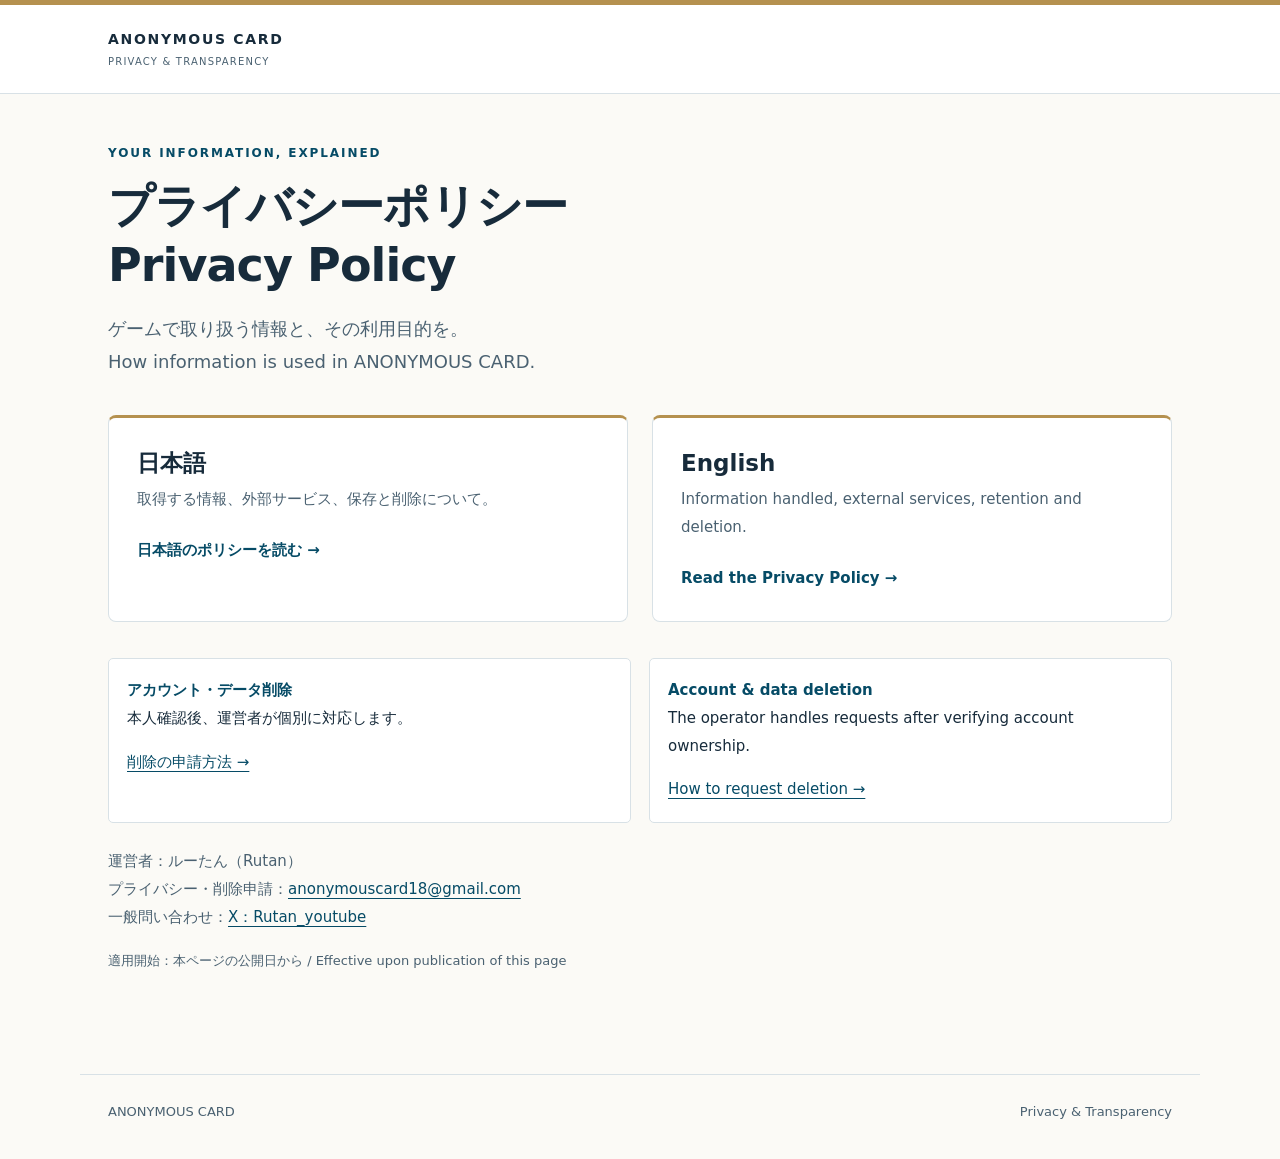
<file: index.html>
<!doctype html>
<html lang="ja"><head><meta charset="utf-8"><meta name="viewport" content="width=device-width, initial-scale=1"><meta name="description" content="ANONYMOUS CARD 日英プライバシーポリシーとアカウント・データ削除のご案内。"><title>Privacy Policy | ANONYMOUS CARD</title><link rel="stylesheet" href="assets/style.css"></head><body><a class="skip" href="#main">本文へ移動</a><header class="masthead"><div class="topbar"><a class="brand" href="index.html">ANONYMOUS CARD<span>PRIVACY &amp; TRANSPARENCY</span></a></div></header><main class="container" id="main"><p class="eyebrow">Your information, explained</p><h1>プライバシーポリシー<br><span lang="en">Privacy Policy</span></h1><p class="lead">ゲームで取り扱う情報と、その利用目的を。<br><span lang="en">How information is used in ANONYMOUS CARD.</span></p><div class="cards"><a class="card" href="ja.html" lang="ja"><h2>日本語</h2><p>取得する情報、外部サービス、保存と削除について。</p><span class="cta">日本語のポリシーを読む →</span></a><a class="card" href="en.html" lang="en"><h2>English</h2><p>Information handled, external services, retention and deletion.</p><span class="cta">Read the Privacy Policy →</span></a></div><div class="facts"><div class="fact"><strong>アカウント・データ削除</strong><p>本人確認後、運営者が個別に対応します。</p><a href="account-deletion/">削除の申請方法 →</a></div><div class="fact" lang="en"><strong>Account &amp; data deletion</strong><p>The operator handles requests after verifying account ownership.</p><a href="account-deletion/en.html">How to request deletion →</a></div></div><p class="notice">運営者：ルーたん（Rutan）<br>プライバシー・削除申請：<a href="mailto:anonymouscard18@gmail.com">anonymouscard18@gmail.com</a><br>一般問い合わせ：<a href="https://x.com/Rutan_youtube" rel="noreferrer">X：Rutan_youtube</a></p><p class="meta">適用開始：本ページの公開日から / Effective upon publication of this page</p></main><footer class="footer"><span>ANONYMOUS CARD</span><span>Privacy &amp; Transparency</span></footer></body></html>
</file>
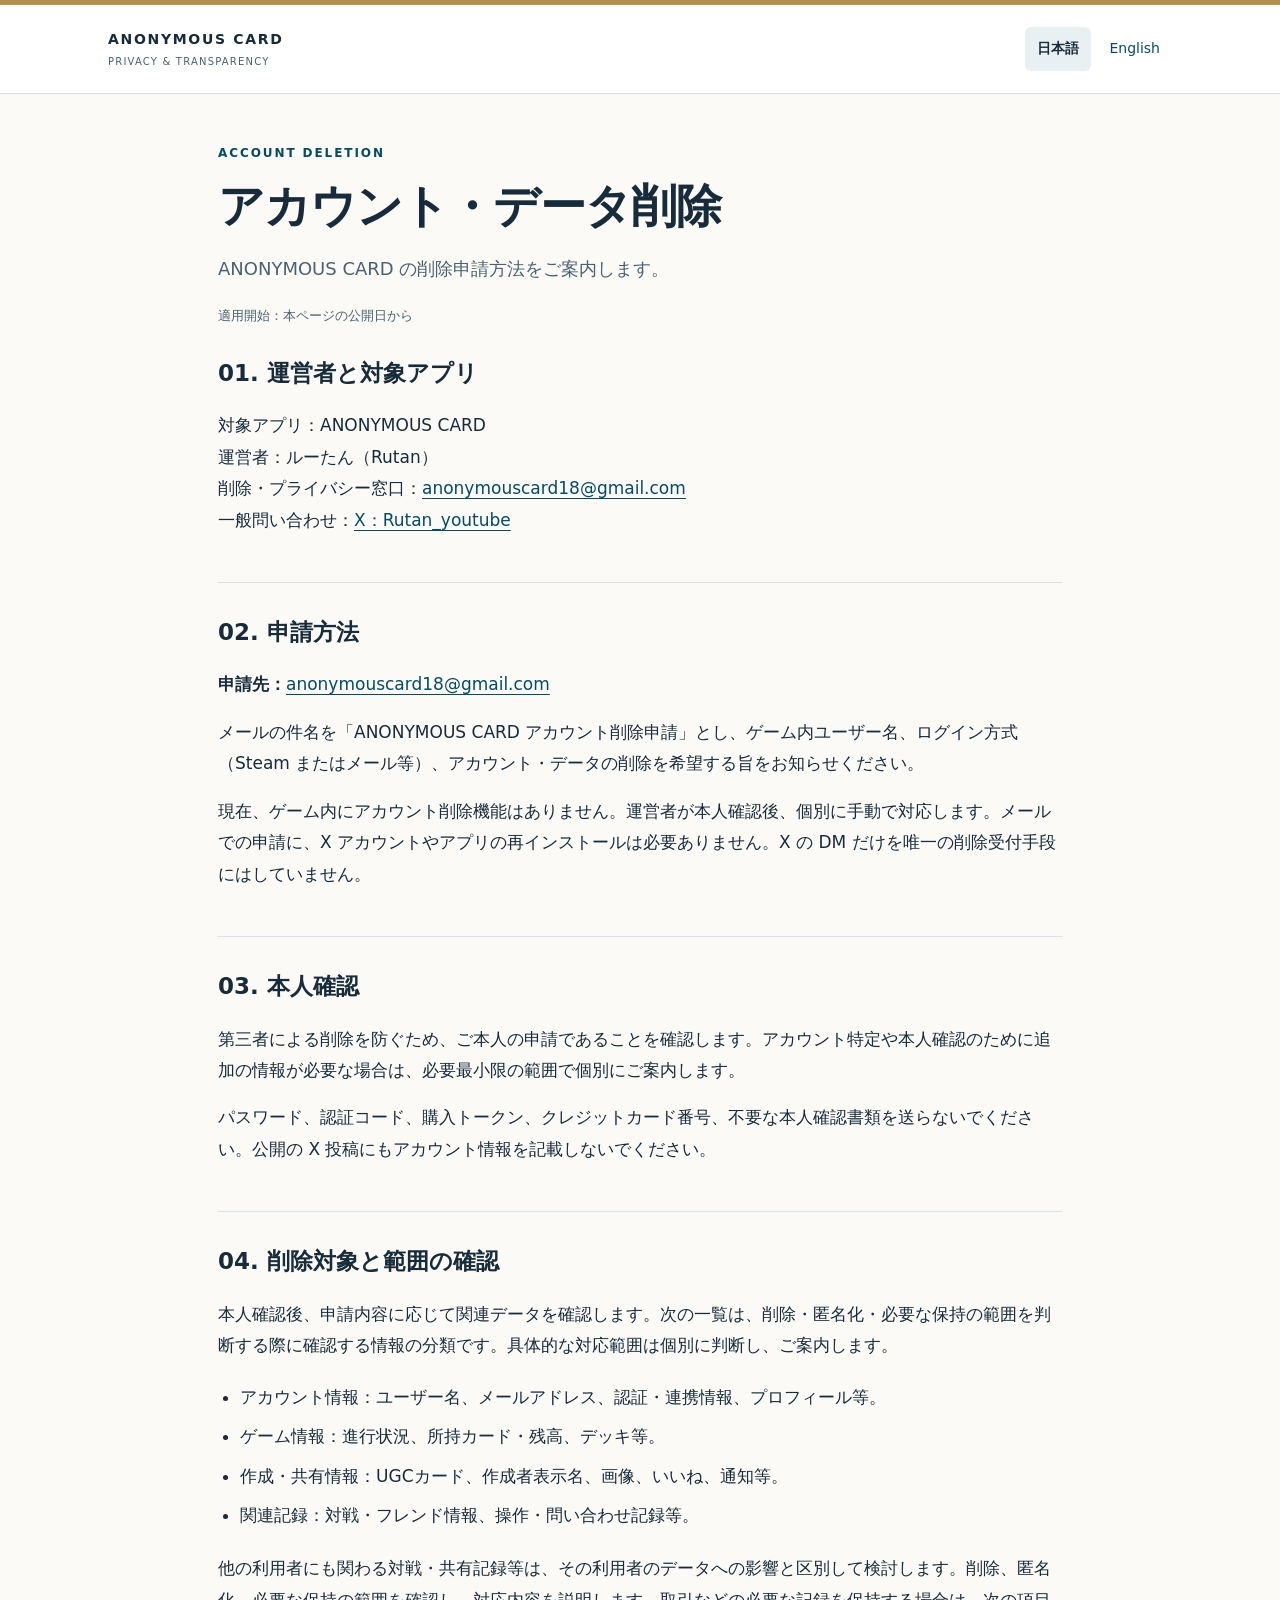
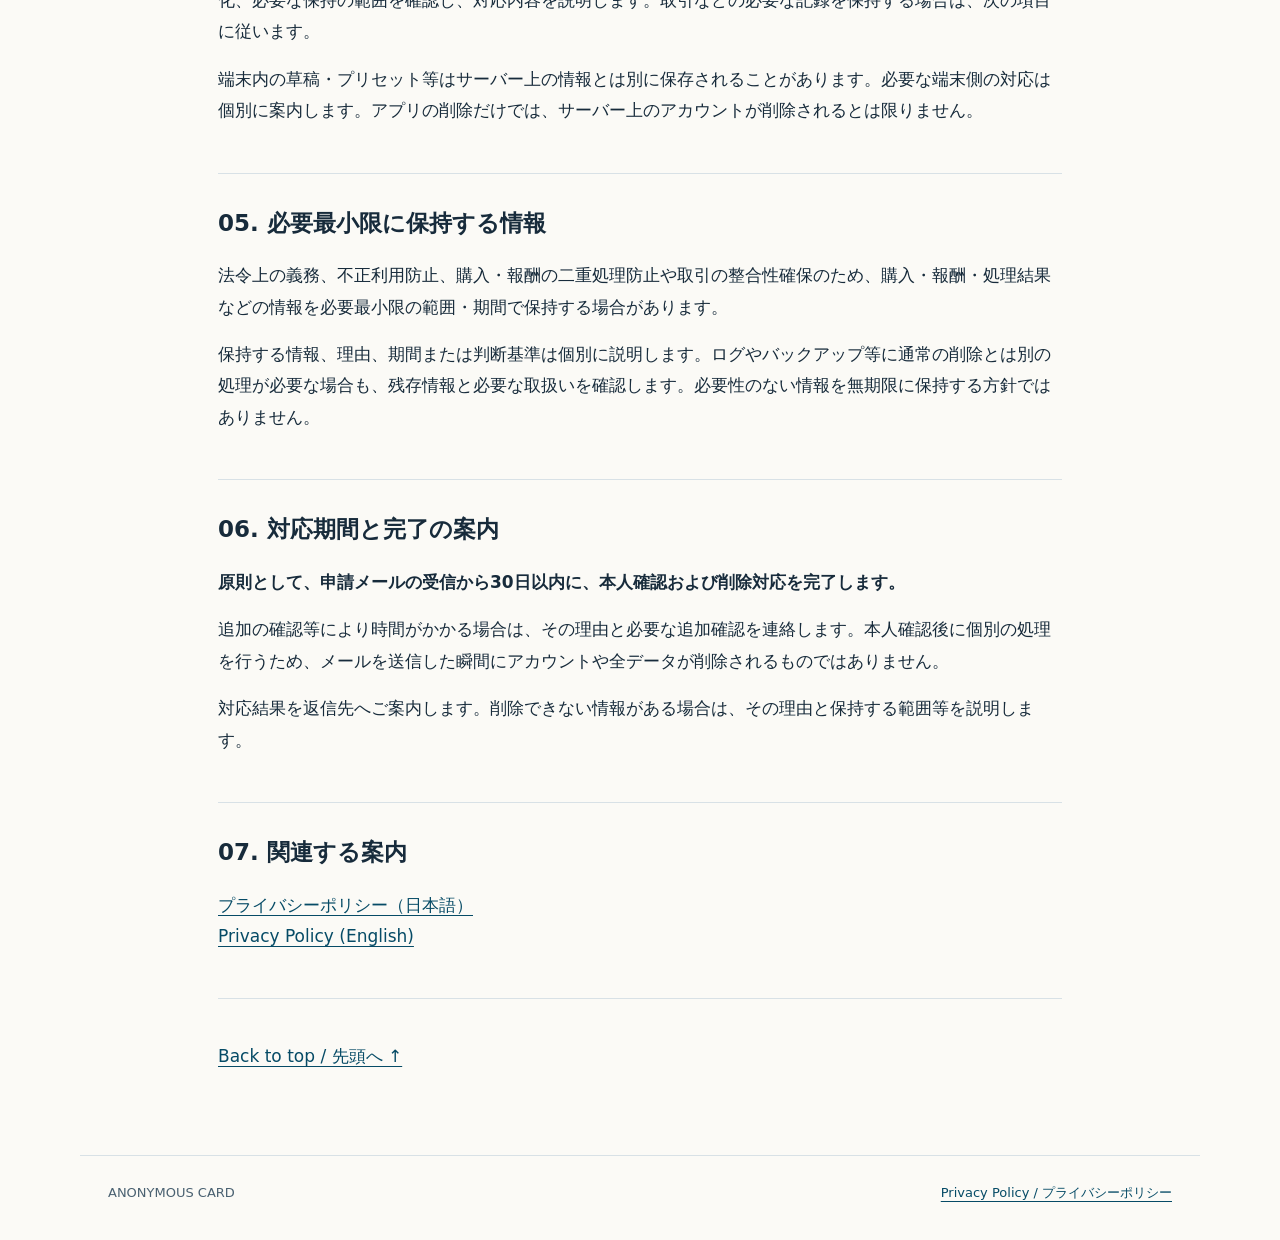
<file: account-deletion/index.html>
<!doctype html><html lang="ja"><head><meta charset="utf-8"><meta name="viewport" content="width=device-width, initial-scale=1"><meta name="description" content="ANONYMOUS CARD の削除申請方法をご案内します。"><title>アカウント・データ削除 | ANONYMOUS CARD</title><link rel="stylesheet" href="../assets/style.css"></head><body><a class="skip" href="#main">Skip to content / 本文へ</a><header class="masthead"><div class="topbar"><a class="brand" href="../index.html">ANONYMOUS CARD<span>PRIVACY &amp; TRANSPARENCY</span></a><nav class="lang" aria-label="Language / 言語"><strong aria-current="page">日本語</strong><a href="en.html" lang="en">English</a></nav></div></header><main class="container" id="main" style="max-width:900px"><p class="eyebrow">Account deletion</p><h1>アカウント・データ削除</h1><p class="lead">ANONYMOUS CARD の削除申請方法をご案内します。</p><p class="meta">適用開始：本ページの公開日から</p><article><section><h2>01. 運営者と対象アプリ</h2><p>対象アプリ：ANONYMOUS CARD<br>運営者：ルーたん（Rutan）<br>削除・プライバシー窓口：<a href="mailto:anonymouscard18@gmail.com">anonymouscard18@gmail.com</a><br>一般問い合わせ：<a href="https://x.com/Rutan_youtube" rel="noreferrer">X：Rutan_youtube</a></p></section><section><h2>02. 申請方法</h2><p><strong>申請先：</strong><a href="mailto:anonymouscard18@gmail.com?subject=ANONYMOUS%20CARD%20Account%20Deletion">anonymouscard18@gmail.com</a></p><p>メールの件名を「ANONYMOUS CARD アカウント削除申請」とし、ゲーム内ユーザー名、ログイン方式（Steam またはメール等）、アカウント・データの削除を希望する旨をお知らせください。</p><p>現在、ゲーム内にアカウント削除機能はありません。運営者が本人確認後、個別に手動で対応します。メールでの申請に、X アカウントやアプリの再インストールは必要ありません。X の DM だけを唯一の削除受付手段にはしていません。</p></section><section><h2>03. 本人確認</h2><p>第三者による削除を防ぐため、ご本人の申請であることを確認します。アカウント特定や本人確認のために追加の情報が必要な場合は、必要最小限の範囲で個別にご案内します。</p><p>パスワード、認証コード、購入トークン、クレジットカード番号、不要な本人確認書類を送らないでください。公開の X 投稿にもアカウント情報を記載しないでください。</p></section><section><h2>04. 削除対象と範囲の確認</h2><p>本人確認後、申請内容に応じて関連データを確認します。次の一覧は、削除・匿名化・必要な保持の範囲を判断する際に確認する情報の分類です。具体的な対応範囲は個別に判断し、ご案内します。</p><ul><li>アカウント情報：ユーザー名、メールアドレス、認証・連携情報、プロフィール等。</li><li>ゲーム情報：進行状況、所持カード・残高、デッキ等。</li><li>作成・共有情報：UGCカード、作成者表示名、画像、いいね、通知等。</li><li>関連記録：対戦・フレンド情報、操作・問い合わせ記録等。</li></ul><p>他の利用者にも関わる対戦・共有記録等は、その利用者のデータへの影響と区別して検討します。削除、匿名化、必要な保持の範囲を確認し、対応内容を説明します。取引などの必要な記録を保持する場合は、次の項目に従います。</p><p>端末内の草稿・プリセット等はサーバー上の情報とは別に保存されることがあります。必要な端末側の対応は個別に案内します。アプリの削除だけでは、サーバー上のアカウントが削除されるとは限りません。</p></section><section><h2>05. 必要最小限に保持する情報</h2><p>法令上の義務、不正利用防止、購入・報酬の二重処理防止や取引の整合性確保のため、購入・報酬・処理結果などの情報を必要最小限の範囲・期間で保持する場合があります。</p><p>保持する情報、理由、期間または判断基準は個別に説明します。ログやバックアップ等に通常の削除とは別の処理が必要な場合も、残存情報と必要な取扱いを確認します。必要性のない情報を無期限に保持する方針ではありません。</p></section><section><h2>06. 対応期間と完了の案内</h2><p><strong>原則として、申請メールの受信から30日以内に、本人確認および削除対応を完了します。</strong></p><p>追加の確認等により時間がかかる場合は、その理由と必要な追加確認を連絡します。本人確認後に個別の処理を行うため、メールを送信した瞬間にアカウントや全データが削除されるものではありません。</p><p>対応結果を返信先へご案内します。削除できない情報がある場合は、その理由と保持する範囲等を説明します。</p></section><section><h2>07. 関連する案内</h2><p><a href="../ja.html">プライバシーポリシー（日本語）</a><br><a href="../en.html" lang="en">Privacy Policy (English)</a></p></section><a class="back" href="#main">Back to top / 先頭へ ↑</a></article></main><footer class="footer"><span>ANONYMOUS CARD</span><a href="../ja.html">Privacy Policy / プライバシーポリシー</a></footer></body></html>
</file>
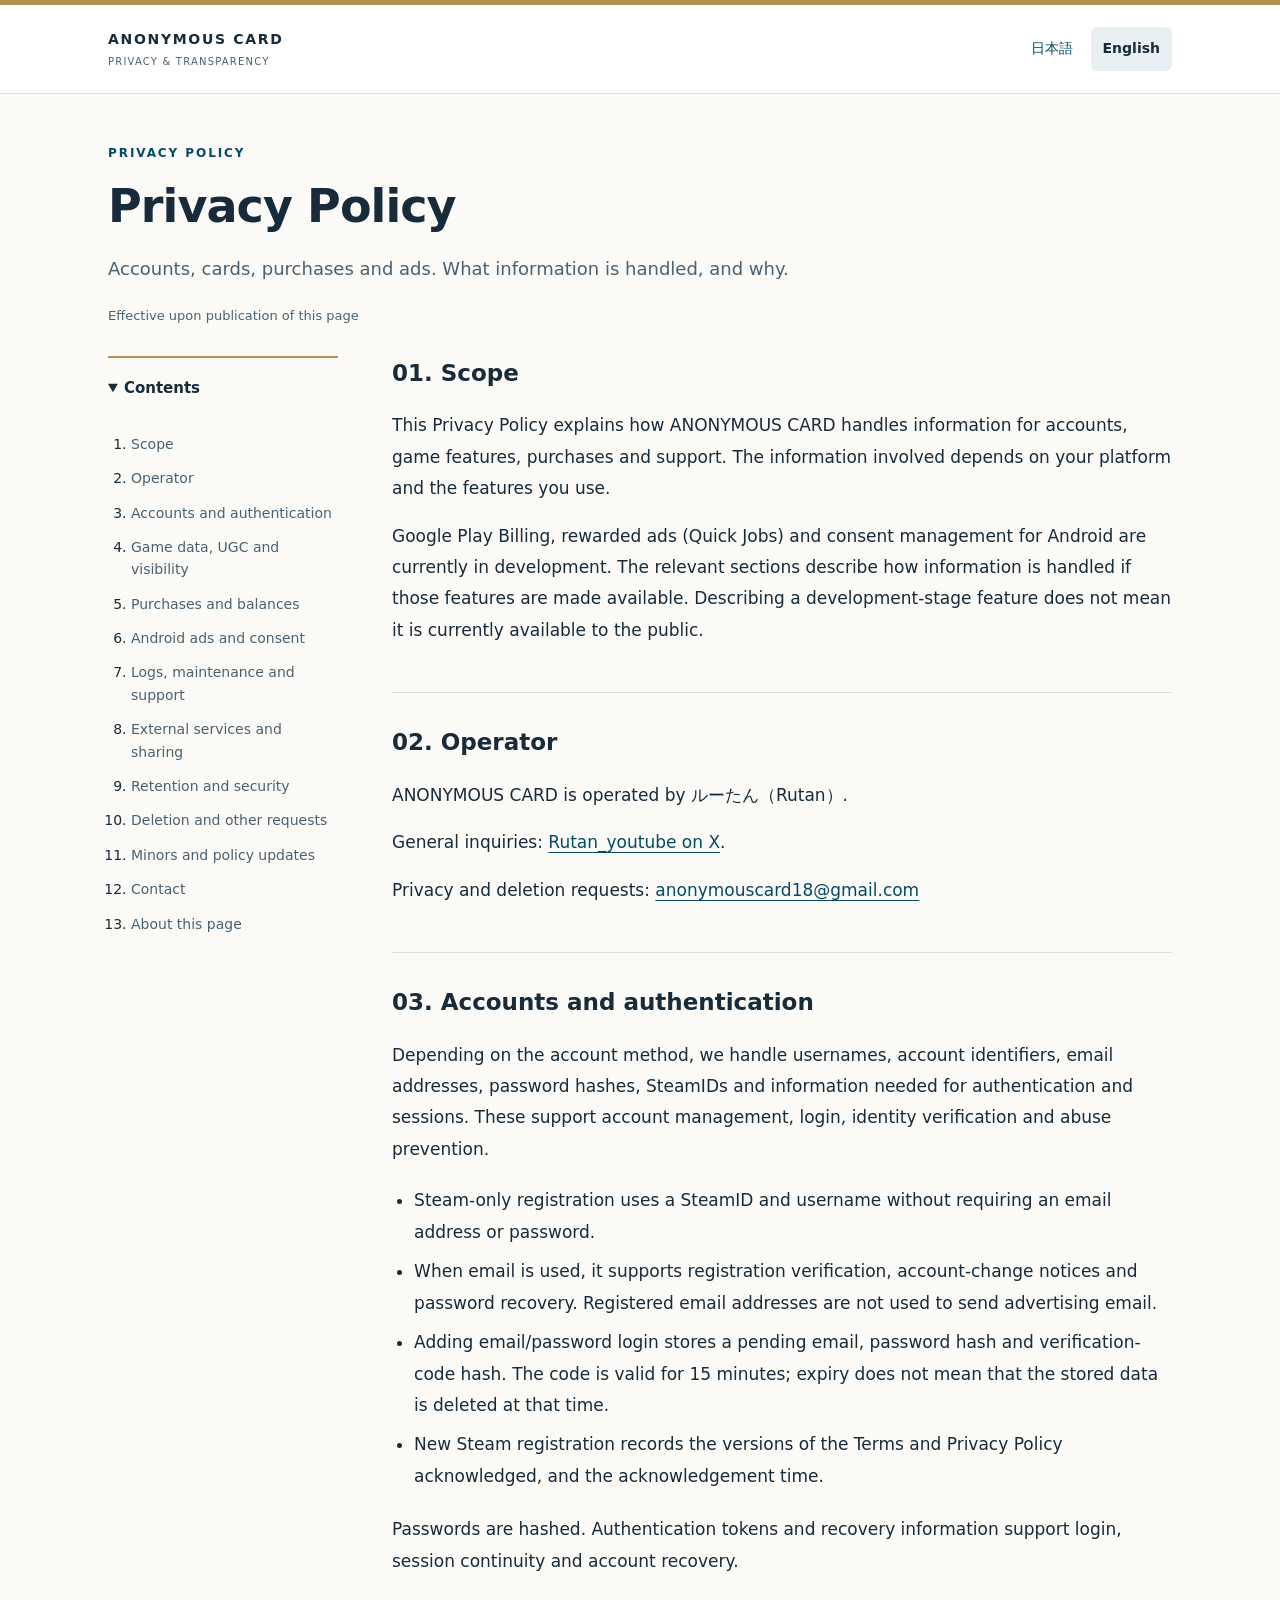
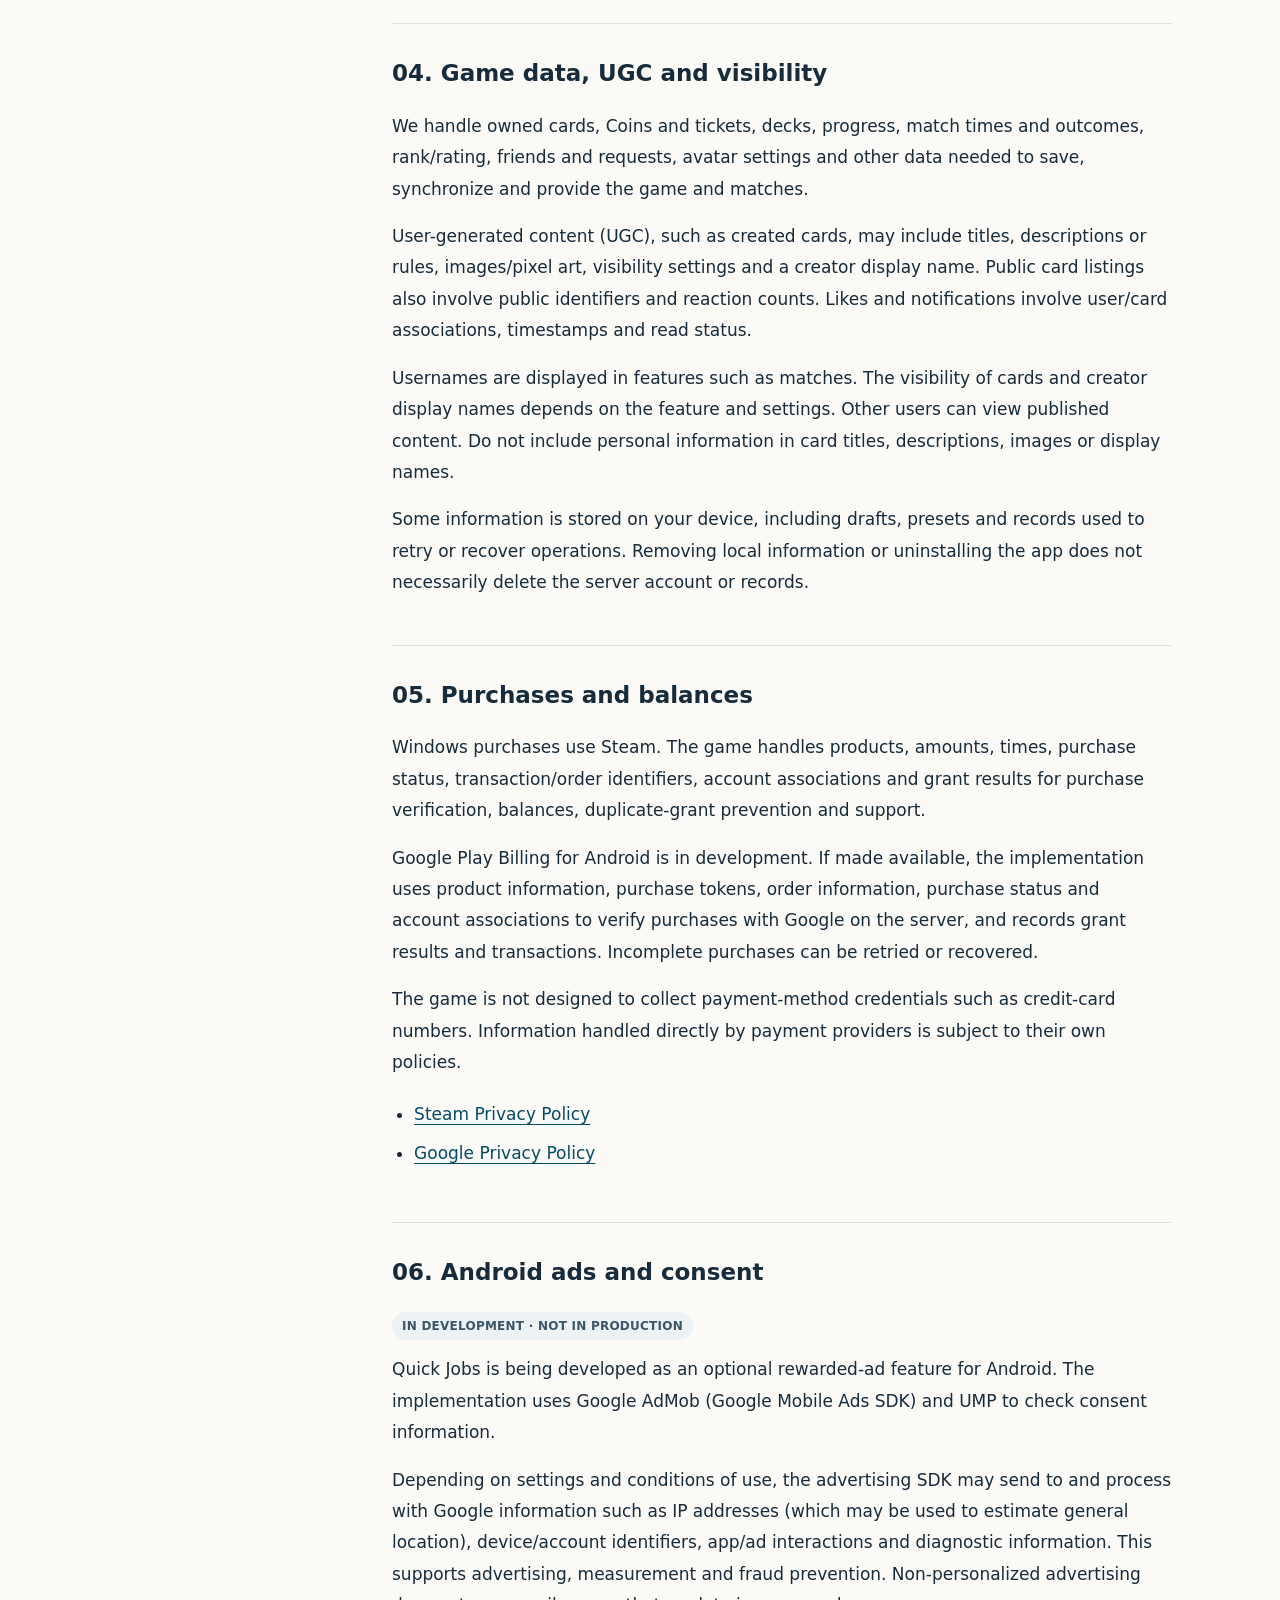
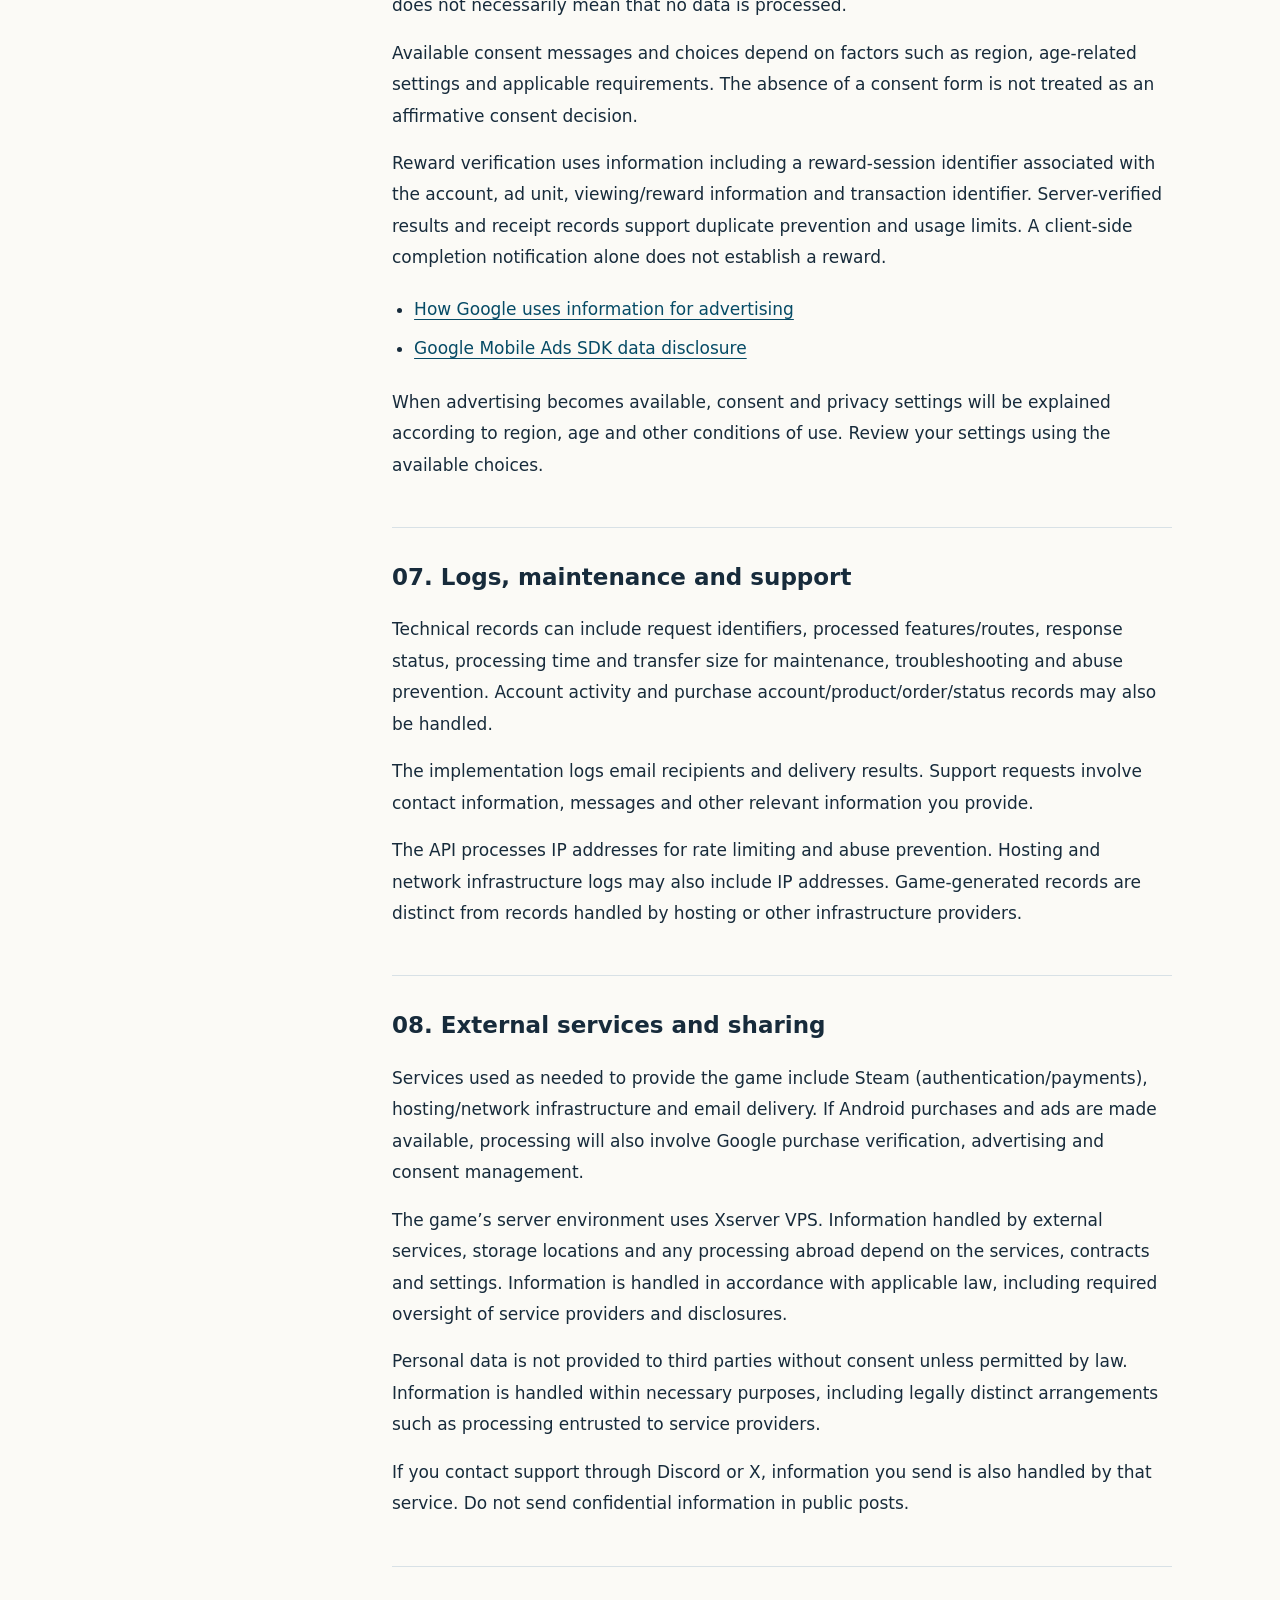
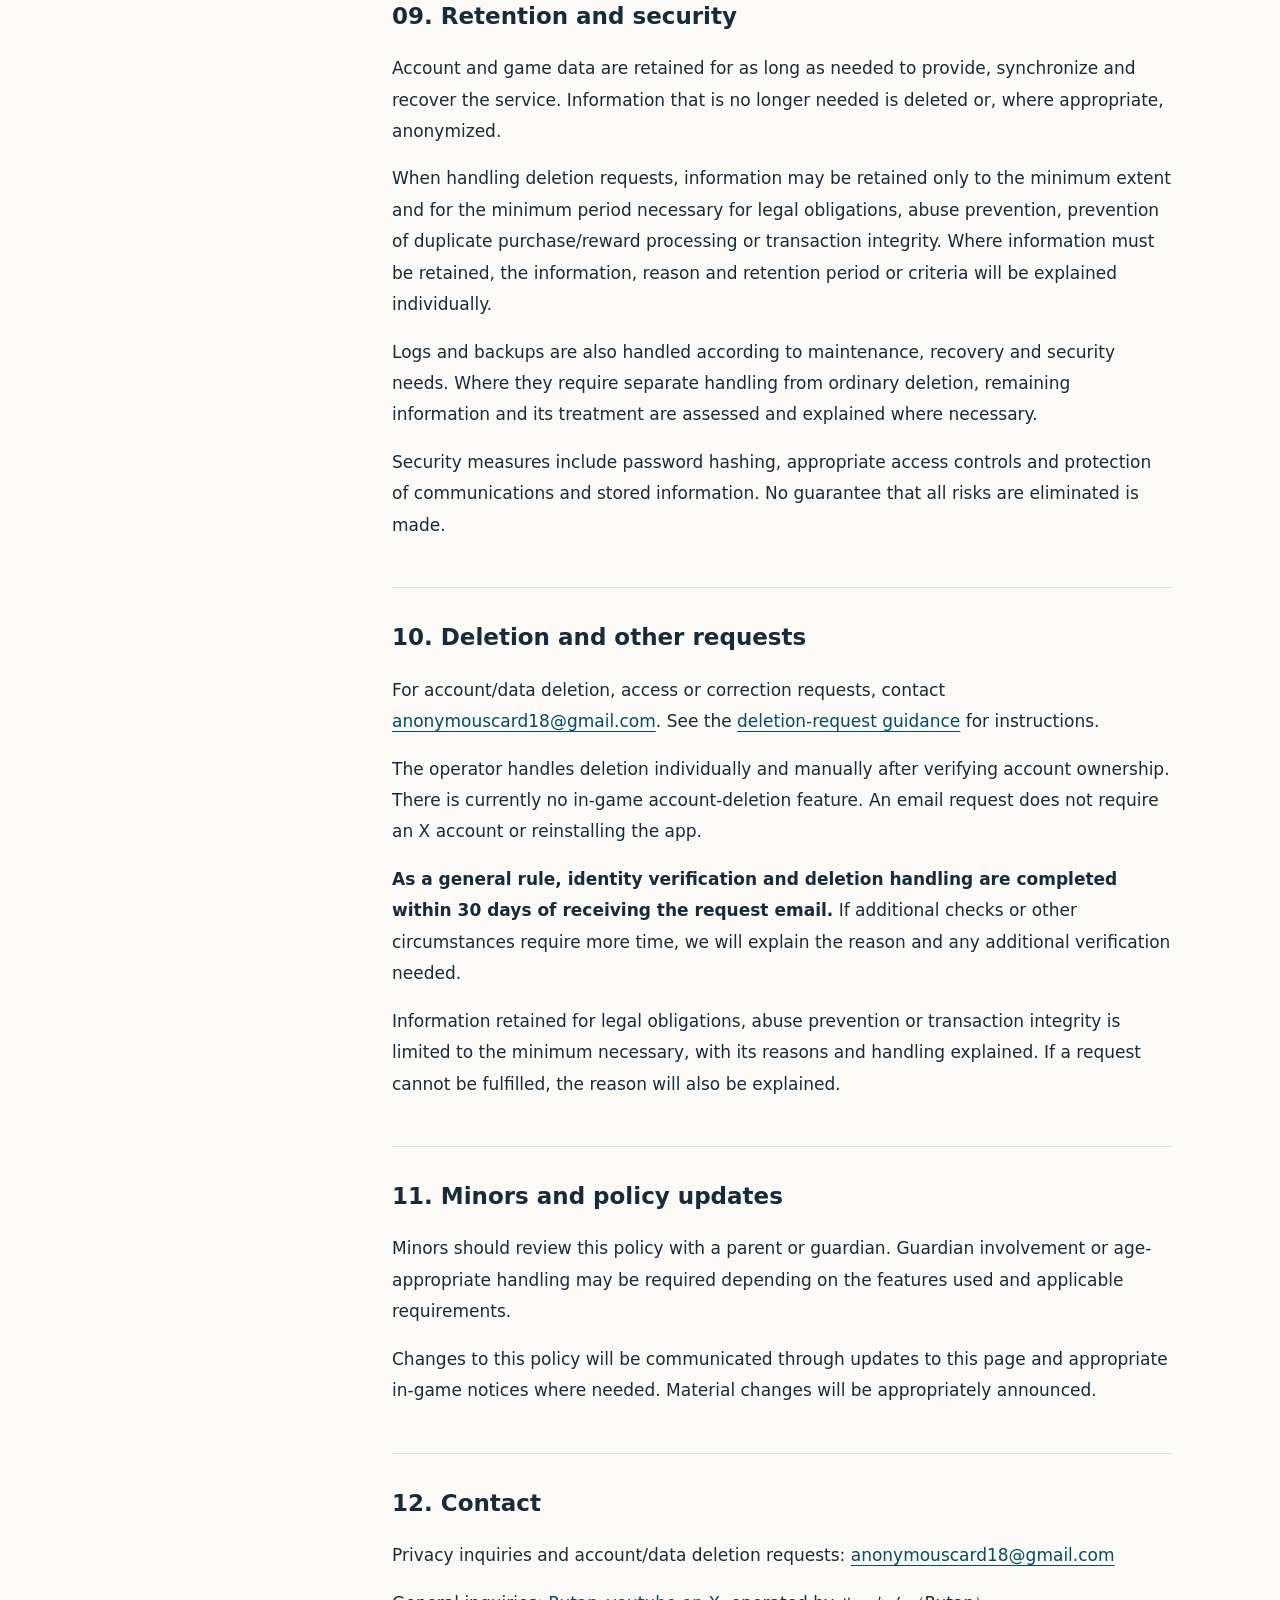
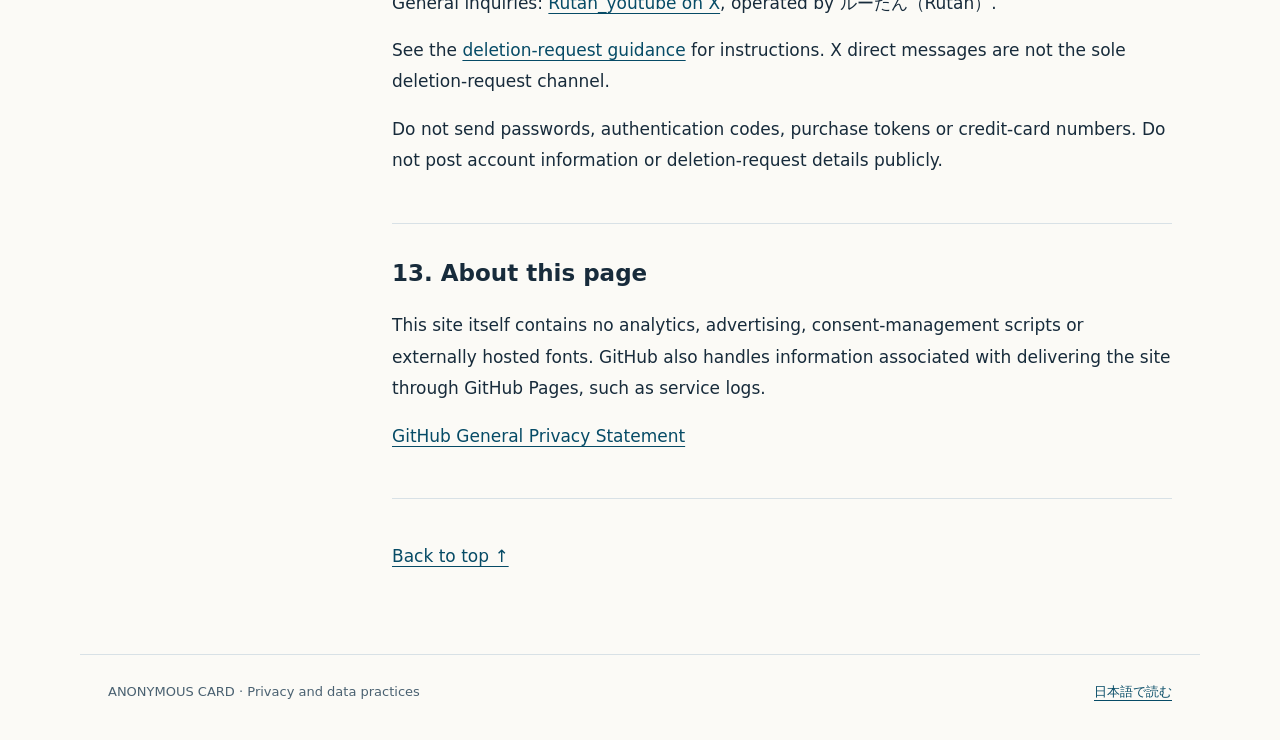
<file: en.html>
<!doctype html>
<html lang="en"><head><meta charset="utf-8"><meta name="viewport" content="width=device-width, initial-scale=1"><meta name="description" content="How ANONYMOUS CARD handles information and account/data deletion requests."><title>Privacy Policy | ANONYMOUS CARD</title><link rel="stylesheet" href="assets/style.css"><link rel="alternate" hreflang="ja" href="ja.html"><link rel="alternate" hreflang="en" href="en.html"></head>
<body><a class="skip" href="#main">Skip to content</a><header class="masthead"><div class="topbar"><a class="brand" href="index.html">ANONYMOUS CARD<span>PRIVACY &amp; TRANSPARENCY</span></a><nav class="lang" aria-label="Language"><a href="ja.html" lang="ja">日本語</a><strong aria-current="page">English</strong></nav></div></header>
<main class="container" id="main"><p class="eyebrow">Privacy Policy</p><h1>Privacy Policy</h1><p class="lead">Accounts, cards, purchases and ads. What information is handled, and why.</p><p class="meta">Effective upon publication of this page</p><div class="layout"><aside class="contents"><details open><summary>Contents</summary><ol><li><a href="#scope">Scope</a></li><li><a href="#operator">Operator</a></li><li><a href="#account">Accounts and authentication</a></li><li><a href="#game">Game data, UGC and visibility</a></li><li><a href="#purchase">Purchases and balances</a></li><li><a href="#ads">Android ads and consent</a></li><li><a href="#logs">Logs, maintenance and support</a></li><li><a href="#providers">External services and sharing</a></li><li><a href="#retention">Retention and security</a></li><li><a href="#deletion">Deletion and other requests</a></li><li><a href="#children">Minors and policy updates</a></li><li><a href="#contact">Contact</a></li><li><a href="#website">About this page</a></li></ol></details></aside><article><section id="scope"><h2>01. Scope</h2><p>This Privacy Policy explains how ANONYMOUS CARD handles information for accounts, game features, purchases and support. The information involved depends on your platform and the features you use.</p><p>Google Play Billing, rewarded ads (Quick Jobs) and consent management for Android are currently in development. The relevant sections describe how information is handled if those features are made available. Describing a development-stage feature does not mean it is currently available to the public.</p></section><section id="operator"><h2>02. Operator</h2><p>ANONYMOUS CARD is operated by ルーたん（Rutan）.</p><p>General inquiries: <a href="https://x.com/Rutan_youtube" rel="noreferrer">Rutan_youtube on X</a>.</p><p>Privacy and deletion requests: <a href="mailto:anonymouscard18@gmail.com">anonymouscard18@gmail.com</a></p></section><section id="account"><h2>03. Accounts and authentication</h2><p>Depending on the account method, we handle usernames, account identifiers, email addresses, password hashes, SteamIDs and information needed for authentication and sessions. These support account management, login, identity verification and abuse prevention.</p><ul><li>Steam-only registration uses a SteamID and username without requiring an email address or password.</li><li>When email is used, it supports registration verification, account-change notices and password recovery. Registered email addresses are not used to send advertising email.</li><li>Adding email/password login stores a pending email, password hash and verification-code hash. The code is valid for 15 minutes; expiry does not mean that the stored data is deleted at that time.</li><li>New Steam registration records the versions of the Terms and Privacy Policy acknowledged, and the acknowledgement time.</li></ul><p>Passwords are hashed. Authentication tokens and recovery information support login, session continuity and account recovery.</p></section><section id="game"><h2>04. Game data, UGC and visibility</h2><p>We handle owned cards, Coins and tickets, decks, progress, match times and outcomes, rank/rating, friends and requests, avatar settings and other data needed to save, synchronize and provide the game and matches.</p><p>User-generated content (UGC), such as created cards, may include titles, descriptions or rules, images/pixel art, visibility settings and a creator display name. Public card listings also involve public identifiers and reaction counts. Likes and notifications involve user/card associations, timestamps and read status.</p><p>Usernames are displayed in features such as matches. The visibility of cards and creator display names depends on the feature and settings. Other users can view published content. Do not include personal information in card titles, descriptions, images or display names.</p><p>Some information is stored on your device, including drafts, presets and records used to retry or recover operations. Removing local information or uninstalling the app does not necessarily delete the server account or records.</p></section><section id="purchase"><h2>05. Purchases and balances</h2><p>Windows purchases use Steam. The game handles products, amounts, times, purchase status, transaction/order identifiers, account associations and grant results for purchase verification, balances, duplicate-grant prevention and support.</p><p>Google Play Billing for Android is in development. If made available, the implementation uses product information, purchase tokens, order information, purchase status and account associations to verify purchases with Google on the server, and records grant results and transactions. Incomplete purchases can be retried or recovered.</p><p>The game is not designed to collect payment-method credentials such as credit-card numbers. Information handled directly by payment providers is subject to their own policies.</p><ul><li><a href="https://store.steampowered.com/privacy_agreement/" rel="noreferrer">Steam Privacy Policy</a></li><li><a href="https://policies.google.com/privacy?hl=en" rel="noreferrer">Google Privacy Policy</a></li></ul></section><section id="ads"><h2>06. Android ads and consent</h2><span class="pill">IN DEVELOPMENT · NOT IN PRODUCTION</span><p>Quick Jobs is being developed as an optional rewarded-ad feature for Android. The implementation uses Google AdMob (Google Mobile Ads SDK) and UMP to check consent information.</p><p>Depending on settings and conditions of use, the advertising SDK may send to and process with Google information such as IP addresses (which may be used to estimate general location), device/account identifiers, app/ad interactions and diagnostic information. This supports advertising, measurement and fraud prevention. Non-personalized advertising does not necessarily mean that no data is processed.</p><p>Available consent messages and choices depend on factors such as region, age-related settings and applicable requirements. The absence of a consent form is not treated as an affirmative consent decision.</p><p>Reward verification uses information including a reward-session identifier associated with the account, ad unit, viewing/reward information and transaction identifier. Server-verified results and receipt records support duplicate prevention and usage limits. A client-side completion notification alone does not establish a reward.</p><ul><li><a href="https://policies.google.com/technologies/ads?hl=en" rel="noreferrer">How Google uses information for advertising</a></li><li><a href="https://developers.google.com/admob/android/privacy/play-data-disclosure" rel="noreferrer">Google Mobile Ads SDK data disclosure</a></li></ul><p>When advertising becomes available, consent and privacy settings will be explained according to region, age and other conditions of use. Review your settings using the available choices.</p></section><section id="logs"><h2>07. Logs, maintenance and support</h2><p>Technical records can include request identifiers, processed features/routes, response status, processing time and transfer size for maintenance, troubleshooting and abuse prevention. Account activity and purchase account/product/order/status records may also be handled.</p><p>The implementation logs email recipients and delivery results. Support requests involve contact information, messages and other relevant information you provide.</p><p>The API processes IP addresses for rate limiting and abuse prevention. Hosting and network infrastructure logs may also include IP addresses. Game-generated records are distinct from records handled by hosting or other infrastructure providers.</p></section><section id="providers"><h2>08. External services and sharing</h2><p>Services used as needed to provide the game include Steam (authentication/payments), hosting/network infrastructure and email delivery. If Android purchases and ads are made available, processing will also involve Google purchase verification, advertising and consent management.</p><p>The game’s server environment uses Xserver VPS. Information handled by external services, storage locations and any processing abroad depend on the services, contracts and settings. Information is handled in accordance with applicable law, including required oversight of service providers and disclosures.</p><p>Personal data is not provided to third parties without consent unless permitted by law. Information is handled within necessary purposes, including legally distinct arrangements such as processing entrusted to service providers.</p><p>If you contact support through Discord or X, information you send is also handled by that service. Do not send confidential information in public posts.</p></section><section id="retention"><h2>09. Retention and security</h2><p>Account and game data are retained for as long as needed to provide, synchronize and recover the service. Information that is no longer needed is deleted or, where appropriate, anonymized.</p><p>When handling deletion requests, information may be retained only to the minimum extent and for the minimum period necessary for legal obligations, abuse prevention, prevention of duplicate purchase/reward processing or transaction integrity. Where information must be retained, the information, reason and retention period or criteria will be explained individually.</p><p>Logs and backups are also handled according to maintenance, recovery and security needs. Where they require separate handling from ordinary deletion, remaining information and its treatment are assessed and explained where necessary.</p><p>Security measures include password hashing, appropriate access controls and protection of communications and stored information. No guarantee that all risks are eliminated is made.</p></section><section id="deletion"><h2>10. Deletion and other requests</h2><p>For account/data deletion, access or correction requests, contact <a href="mailto:anonymouscard18@gmail.com">anonymouscard18@gmail.com</a>. See the <a href="account-deletion/en.html">deletion-request guidance</a> for instructions.</p><p>The operator handles deletion individually and manually after verifying account ownership. There is currently no in-game account-deletion feature. An email request does not require an X account or reinstalling the app.</p><p><strong>As a general rule, identity verification and deletion handling are completed within 30 days of receiving the request email.</strong> If additional checks or other circumstances require more time, we will explain the reason and any additional verification needed.</p><p>Information retained for legal obligations, abuse prevention or transaction integrity is limited to the minimum necessary, with its reasons and handling explained. If a request cannot be fulfilled, the reason will also be explained.</p></section><section id="children"><h2>11. Minors and policy updates</h2><p>Minors should review this policy with a parent or guardian. Guardian involvement or age-appropriate handling may be required depending on the features used and applicable requirements.</p><p>Changes to this policy will be communicated through updates to this page and appropriate in-game notices where needed. Material changes will be appropriately announced.</p></section><section id="contact"><h2>12. Contact</h2><p>Privacy inquiries and account/data deletion requests: <a href="mailto:anonymouscard18@gmail.com">anonymouscard18@gmail.com</a></p><p>General inquiries: <a href="https://x.com/Rutan_youtube" rel="noreferrer">Rutan_youtube on X</a>, operated by ルーたん（Rutan）.</p><p>See the <a href="account-deletion/en.html">deletion-request guidance</a> for instructions. X direct messages are not the sole deletion-request channel.</p><p>Do not send passwords, authentication codes, purchase tokens or credit-card numbers. Do not post account information or deletion-request details publicly.</p></section><section id="website"><h2>13. About this page</h2><p>This site itself contains no analytics, advertising, consent-management scripts or externally hosted fonts. GitHub also handles information associated with delivering the site through GitHub Pages, such as service logs.</p><p><a href="https://docs.github.com/en/site-policy/privacy-policies/github-general-privacy-statement" rel="noreferrer">GitHub General Privacy Statement</a></p></section><a class="back" href="#main">Back to top ↑</a></article></div></main><footer class="footer"><span>ANONYMOUS CARD · Privacy and data practices</span><a href="ja.html" lang="ja">日本語で読む</a></footer></body></html>
</file>
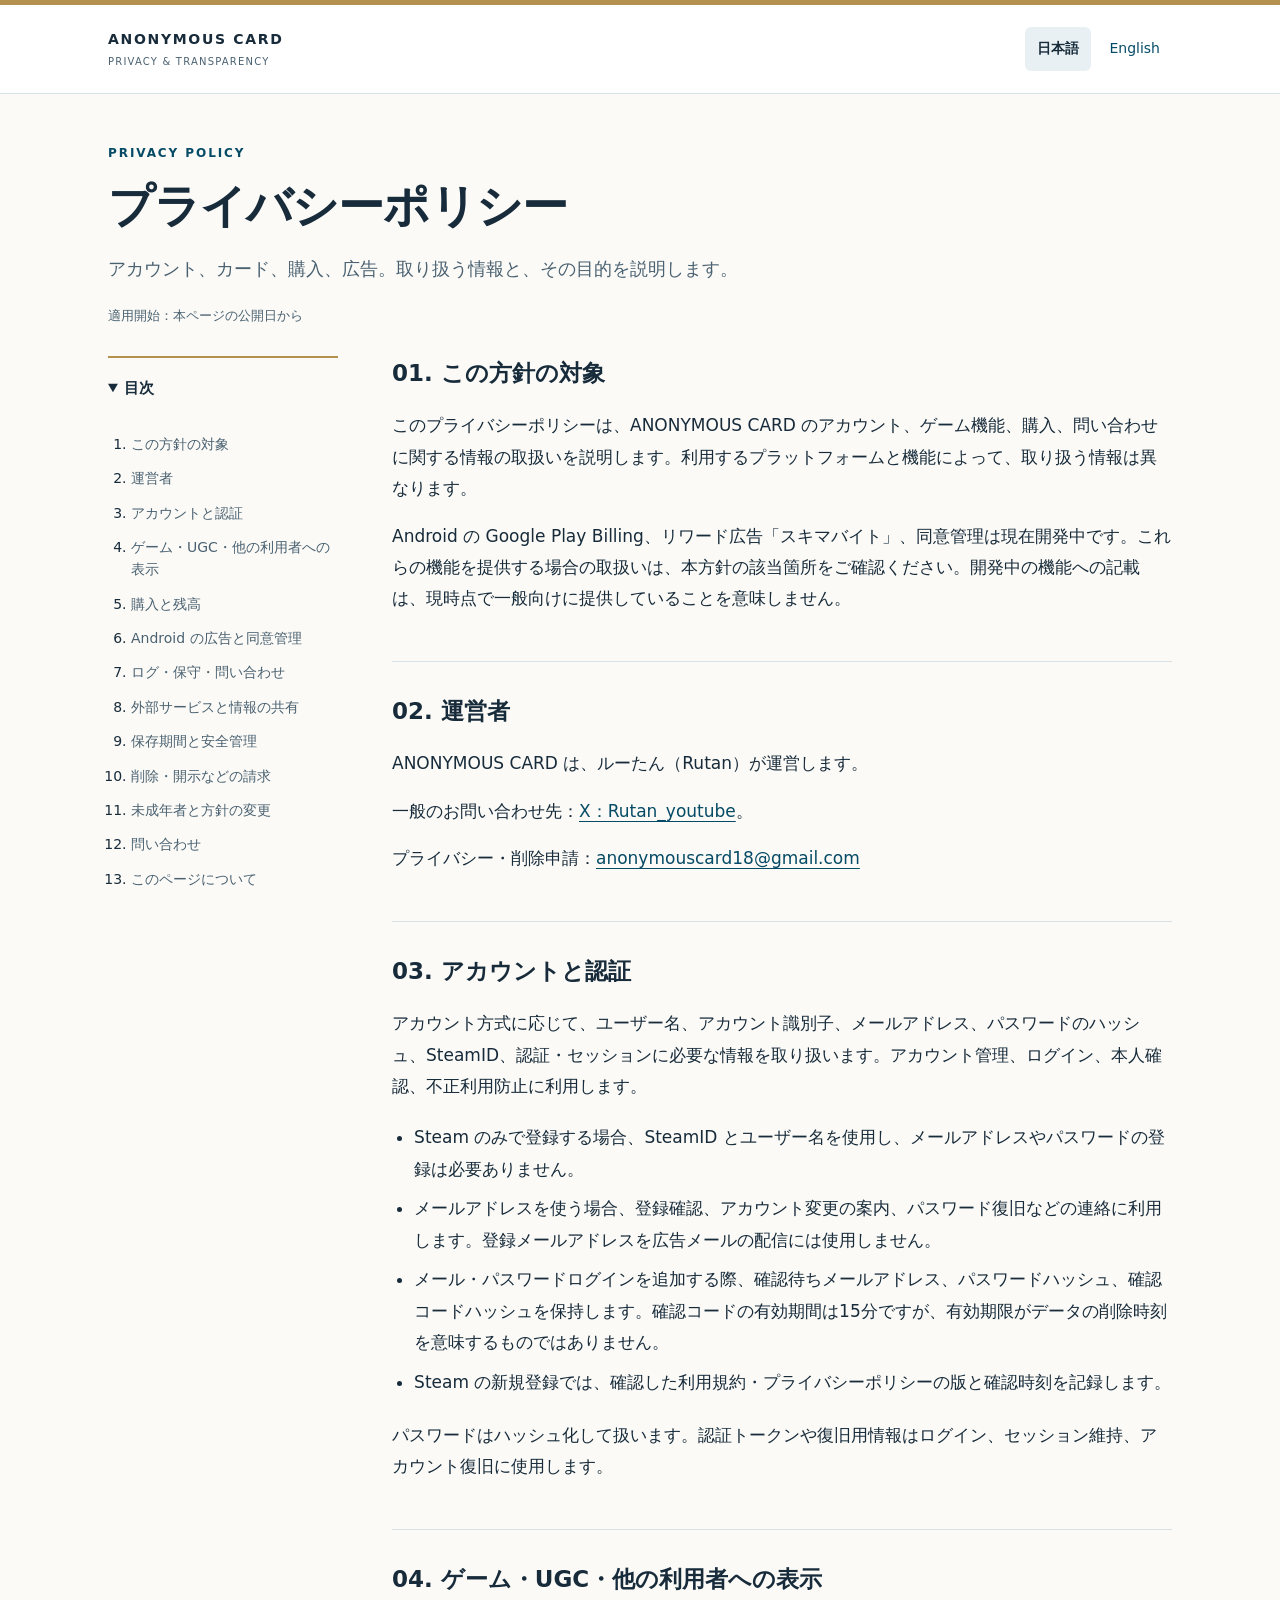
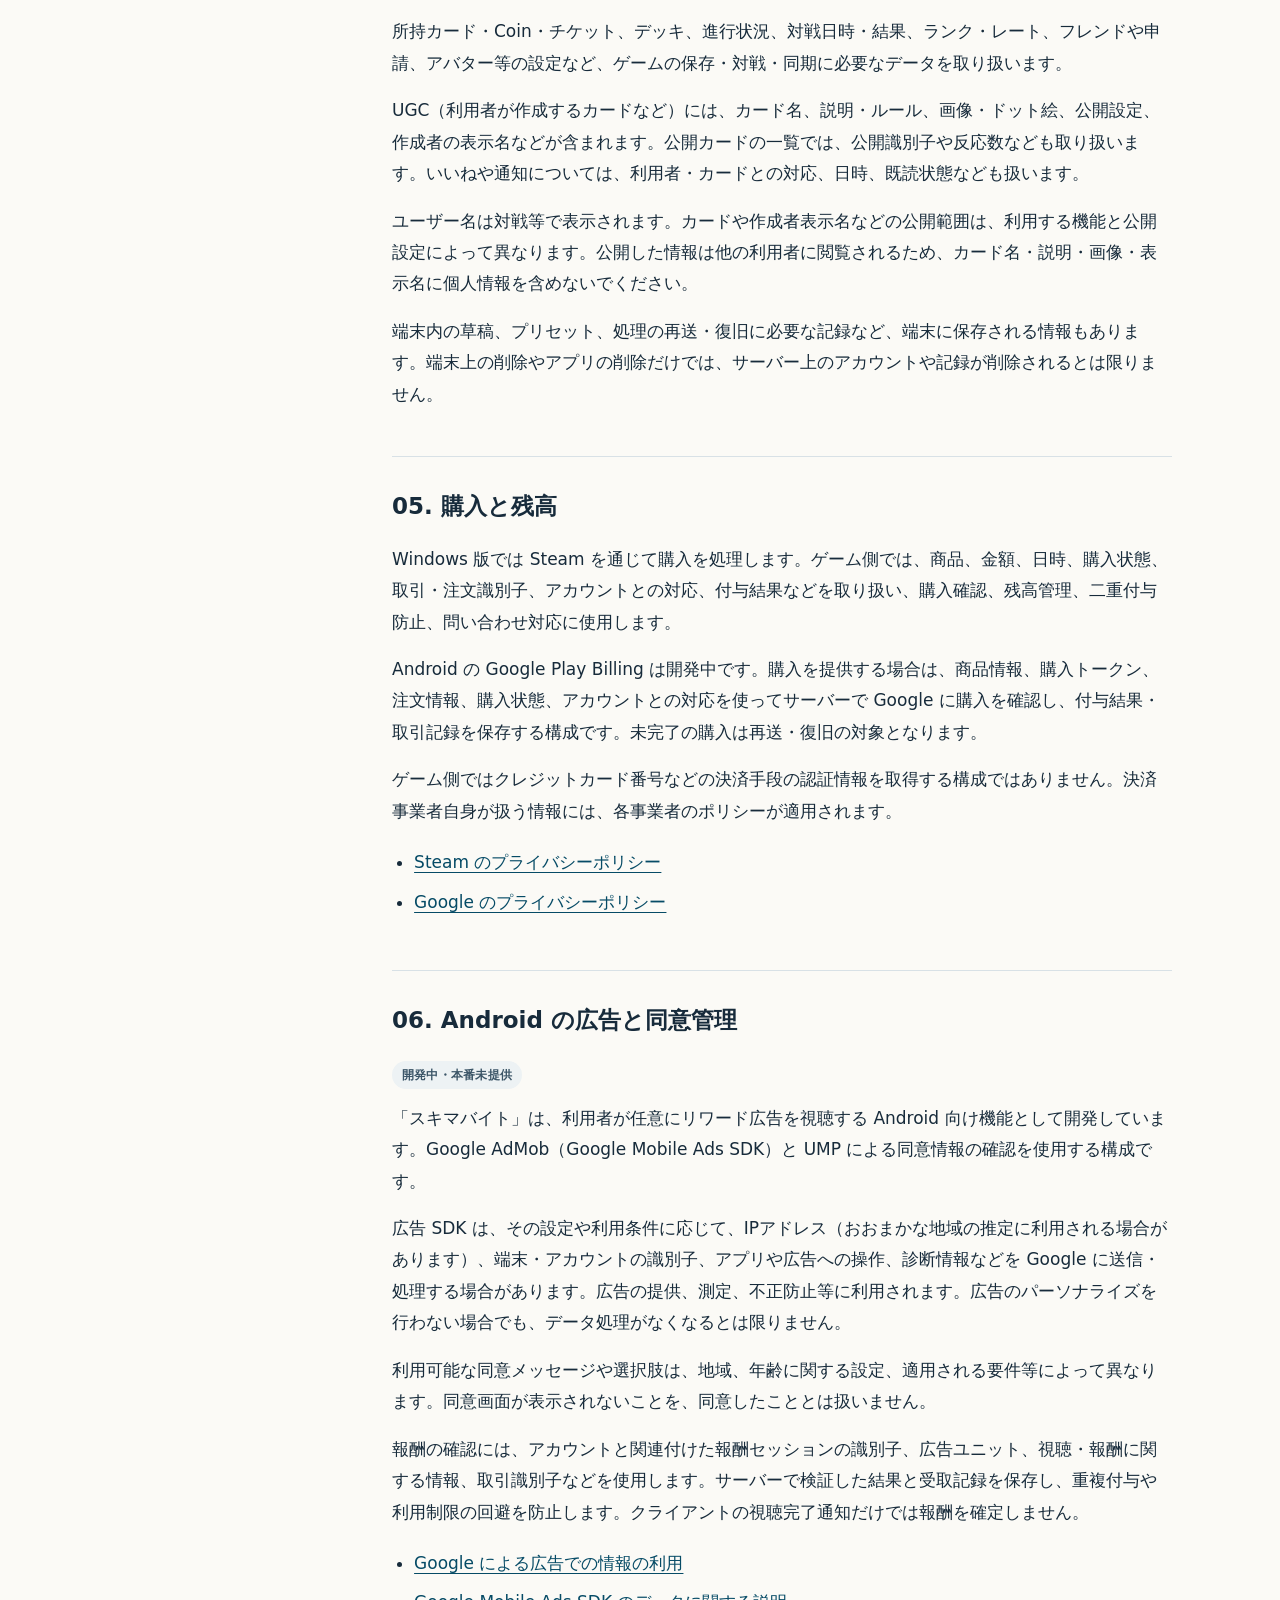
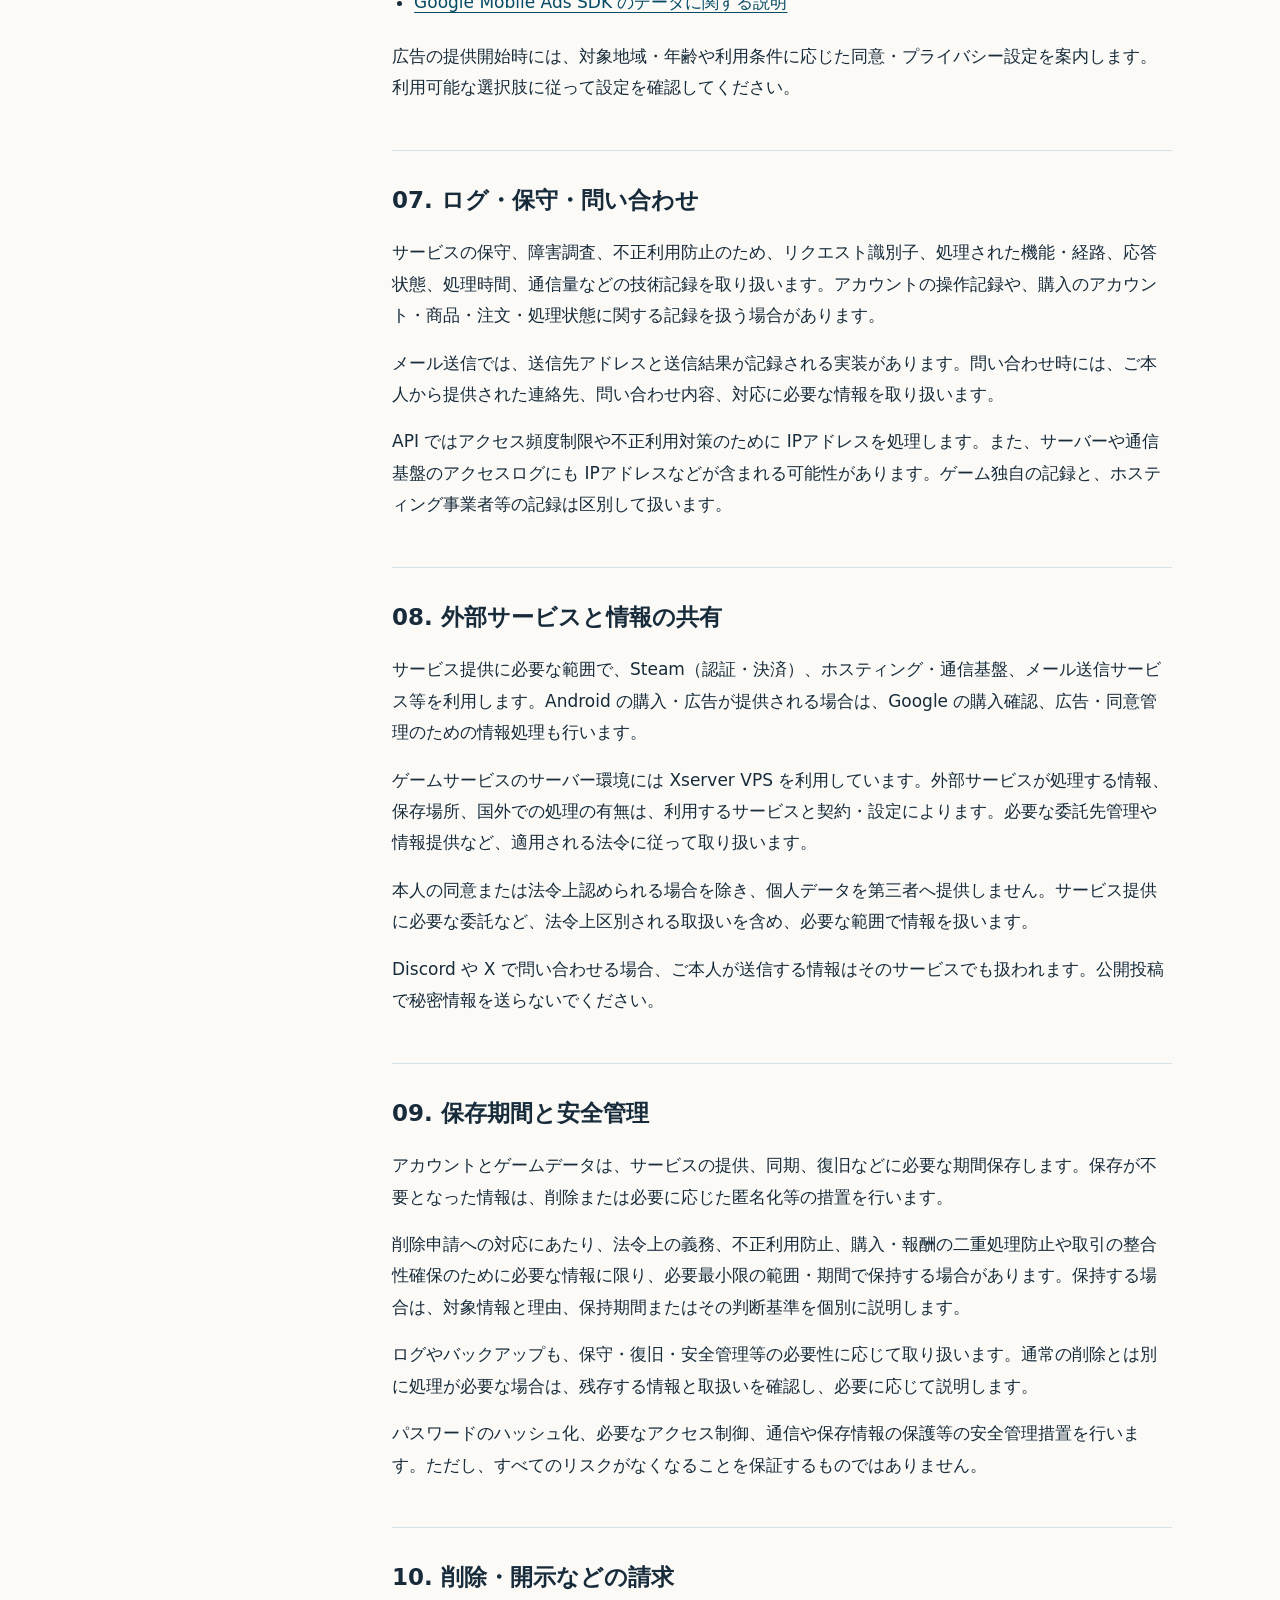
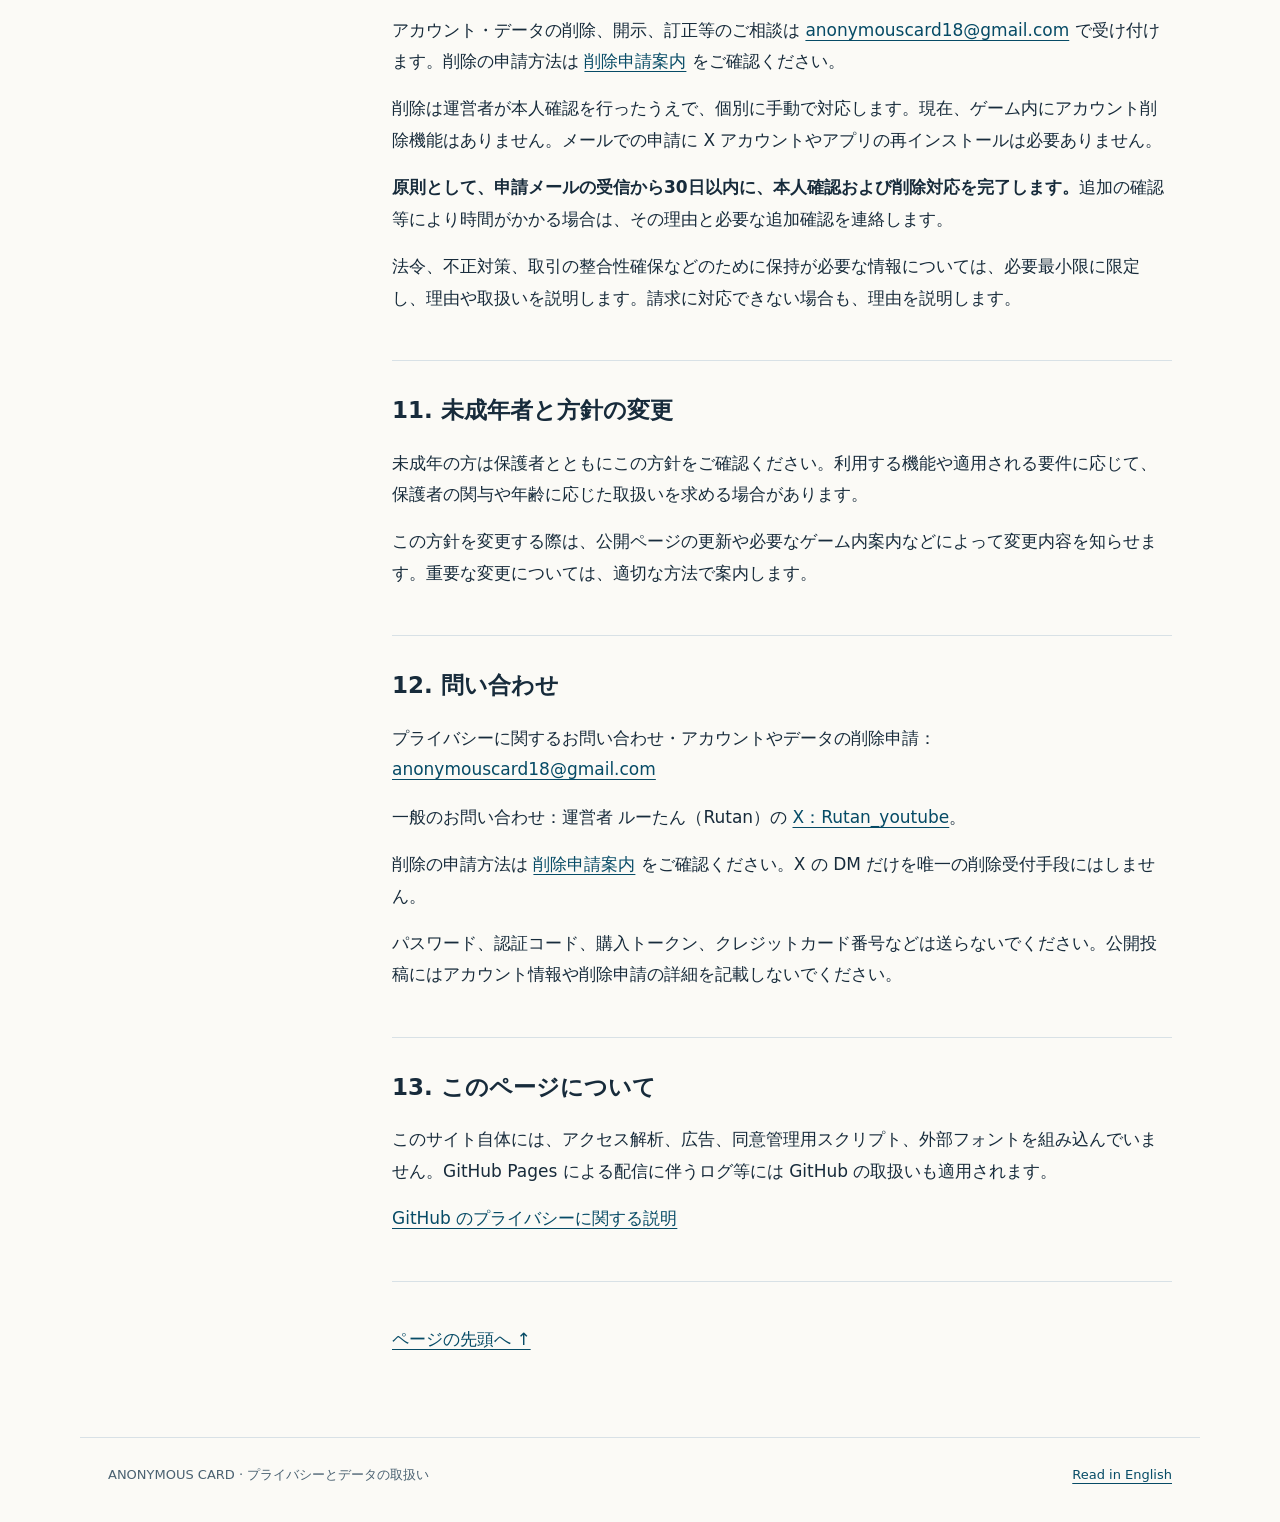
<file: ja.html>
<!doctype html>
<html lang="ja"><head><meta charset="utf-8"><meta name="viewport" content="width=device-width, initial-scale=1"><meta name="description" content="ANONYMOUS CARD の個人情報・ゲームデータの取扱いと削除申請について。"><title>プライバシーポリシー | ANONYMOUS CARD</title><link rel="stylesheet" href="assets/style.css"><link rel="alternate" hreflang="ja" href="ja.html"><link rel="alternate" hreflang="en" href="en.html"></head>
<body><a class="skip" href="#main">本文へ移動</a><header class="masthead"><div class="topbar"><a class="brand" href="index.html">ANONYMOUS CARD<span>PRIVACY &amp; TRANSPARENCY</span></a><nav class="lang" aria-label="言語"><strong aria-current="page">日本語</strong><a href="en.html" lang="en">English</a></nav></div></header>
<main class="container" id="main"><p class="eyebrow">Privacy Policy</p><h1>プライバシーポリシー</h1><p class="lead">アカウント、カード、購入、広告。取り扱う情報と、その目的を説明します。</p><p class="meta">適用開始：本ページの公開日から</p><div class="layout"><aside class="contents"><details open><summary>目次</summary><ol><li><a href="#scope">この方針の対象</a></li><li><a href="#operator">運営者</a></li><li><a href="#account">アカウントと認証</a></li><li><a href="#game">ゲーム・UGC・他の利用者への表示</a></li><li><a href="#purchase">購入と残高</a></li><li><a href="#ads">Android の広告と同意管理</a></li><li><a href="#logs">ログ・保守・問い合わせ</a></li><li><a href="#providers">外部サービスと情報の共有</a></li><li><a href="#retention">保存期間と安全管理</a></li><li><a href="#deletion">削除・開示などの請求</a></li><li><a href="#children">未成年者と方針の変更</a></li><li><a href="#contact">問い合わせ</a></li><li><a href="#website">このページについて</a></li></ol></details></aside><article><section id="scope"><h2>01. この方針の対象</h2><p>このプライバシーポリシーは、ANONYMOUS CARD のアカウント、ゲーム機能、購入、問い合わせに関する情報の取扱いを説明します。利用するプラットフォームと機能によって、取り扱う情報は異なります。</p><p>Android の Google Play Billing、リワード広告「スキマバイト」、同意管理は現在開発中です。これらの機能を提供する場合の取扱いは、本方針の該当箇所をご確認ください。開発中の機能への記載は、現時点で一般向けに提供していることを意味しません。</p></section><section id="operator"><h2>02. 運営者</h2><p>ANONYMOUS CARD は、ルーたん（Rutan）が運営します。</p><p>一般のお問い合わせ先：<a href="https://x.com/Rutan_youtube" rel="noreferrer">X：Rutan_youtube</a>。</p><p>プライバシー・削除申請：<a href="mailto:anonymouscard18@gmail.com">anonymouscard18@gmail.com</a></p></section><section id="account"><h2>03. アカウントと認証</h2><p>アカウント方式に応じて、ユーザー名、アカウント識別子、メールアドレス、パスワードのハッシュ、SteamID、認証・セッションに必要な情報を取り扱います。アカウント管理、ログイン、本人確認、不正利用防止に利用します。</p><ul><li>Steam のみで登録する場合、SteamID とユーザー名を使用し、メールアドレスやパスワードの登録は必要ありません。</li><li>メールアドレスを使う場合、登録確認、アカウント変更の案内、パスワード復旧などの連絡に利用します。登録メールアドレスを広告メールの配信には使用しません。</li><li>メール・パスワードログインを追加する際、確認待ちメールアドレス、パスワードハッシュ、確認コードハッシュを保持します。確認コードの有効期間は15分ですが、有効期限がデータの削除時刻を意味するものではありません。</li><li>Steam の新規登録では、確認した利用規約・プライバシーポリシーの版と確認時刻を記録します。</li></ul><p>パスワードはハッシュ化して扱います。認証トークンや復旧用情報はログイン、セッション維持、アカウント復旧に使用します。</p></section><section id="game"><h2>04. ゲーム・UGC・他の利用者への表示</h2><p>所持カード・Coin・チケット、デッキ、進行状況、対戦日時・結果、ランク・レート、フレンドや申請、アバター等の設定など、ゲームの保存・対戦・同期に必要なデータを取り扱います。</p><p>UGC（利用者が作成するカードなど）には、カード名、説明・ルール、画像・ドット絵、公開設定、作成者の表示名などが含まれます。公開カードの一覧では、公開識別子や反応数なども取り扱います。いいねや通知については、利用者・カードとの対応、日時、既読状態なども扱います。</p><p>ユーザー名は対戦等で表示されます。カードや作成者表示名などの公開範囲は、利用する機能と公開設定によって異なります。公開した情報は他の利用者に閲覧されるため、カード名・説明・画像・表示名に個人情報を含めないでください。</p><p>端末内の草稿、プリセット、処理の再送・復旧に必要な記録など、端末に保存される情報もあります。端末上の削除やアプリの削除だけでは、サーバー上のアカウントや記録が削除されるとは限りません。</p></section><section id="purchase"><h2>05. 購入と残高</h2><p>Windows 版では Steam を通じて購入を処理します。ゲーム側では、商品、金額、日時、購入状態、取引・注文識別子、アカウントとの対応、付与結果などを取り扱い、購入確認、残高管理、二重付与防止、問い合わせ対応に使用します。</p><p>Android の Google Play Billing は開発中です。購入を提供する場合は、商品情報、購入トークン、注文情報、購入状態、アカウントとの対応を使ってサーバーで Google に購入を確認し、付与結果・取引記録を保存する構成です。未完了の購入は再送・復旧の対象となります。</p><p>ゲーム側ではクレジットカード番号などの決済手段の認証情報を取得する構成ではありません。決済事業者自身が扱う情報には、各事業者のポリシーが適用されます。</p><ul><li><a href="https://store.steampowered.com/privacy_agreement/" rel="noreferrer">Steam のプライバシーポリシー</a></li><li><a href="https://policies.google.com/privacy?hl=ja" rel="noreferrer">Google のプライバシーポリシー</a></li></ul></section><section id="ads"><h2>06. Android の広告と同意管理</h2><span class="pill">開発中・本番未提供</span><p>「スキマバイト」は、利用者が任意にリワード広告を視聴する Android 向け機能として開発しています。Google AdMob（Google Mobile Ads SDK）と UMP による同意情報の確認を使用する構成です。</p><p>広告 SDK は、その設定や利用条件に応じて、IPアドレス（おおまかな地域の推定に利用される場合があります）、端末・アカウントの識別子、アプリや広告への操作、診断情報などを Google に送信・処理する場合があります。広告の提供、測定、不正防止等に利用されます。広告のパーソナライズを行わない場合でも、データ処理がなくなるとは限りません。</p><p>利用可能な同意メッセージや選択肢は、地域、年齢に関する設定、適用される要件等によって異なります。同意画面が表示されないことを、同意したこととは扱いません。</p><p>報酬の確認には、アカウントと関連付けた報酬セッションの識別子、広告ユニット、視聴・報酬に関する情報、取引識別子などを使用します。サーバーで検証した結果と受取記録を保存し、重複付与や利用制限の回避を防止します。クライアントの視聴完了通知だけでは報酬を確定しません。</p><ul><li><a href="https://policies.google.com/technologies/ads?hl=ja" rel="noreferrer">Google による広告での情報の利用</a></li><li><a href="https://developers.google.com/admob/android/privacy/play-data-disclosure" rel="noreferrer">Google Mobile Ads SDK のデータに関する説明</a></li></ul><p>広告の提供開始時には、対象地域・年齢や利用条件に応じた同意・プライバシー設定を案内します。利用可能な選択肢に従って設定を確認してください。</p></section><section id="logs"><h2>07. ログ・保守・問い合わせ</h2><p>サービスの保守、障害調査、不正利用防止のため、リクエスト識別子、処理された機能・経路、応答状態、処理時間、通信量などの技術記録を取り扱います。アカウントの操作記録や、購入のアカウント・商品・注文・処理状態に関する記録を扱う場合があります。</p><p>メール送信では、送信先アドレスと送信結果が記録される実装があります。問い合わせ時には、ご本人から提供された連絡先、問い合わせ内容、対応に必要な情報を取り扱います。</p><p>API ではアクセス頻度制限や不正利用対策のために IPアドレスを処理します。また、サーバーや通信基盤のアクセスログにも IPアドレスなどが含まれる可能性があります。ゲーム独自の記録と、ホスティング事業者等の記録は区別して扱います。</p></section><section id="providers"><h2>08. 外部サービスと情報の共有</h2><p>サービス提供に必要な範囲で、Steam（認証・決済）、ホスティング・通信基盤、メール送信サービス等を利用します。Android の購入・広告が提供される場合は、Google の購入確認、広告・同意管理のための情報処理も行います。</p><p>ゲームサービスのサーバー環境には Xserver VPS を利用しています。外部サービスが処理する情報、保存場所、国外での処理の有無は、利用するサービスと契約・設定によります。必要な委託先管理や情報提供など、適用される法令に従って取り扱います。</p><p>本人の同意または法令上認められる場合を除き、個人データを第三者へ提供しません。サービス提供に必要な委託など、法令上区別される取扱いを含め、必要な範囲で情報を扱います。</p><p>Discord や X で問い合わせる場合、ご本人が送信する情報はそのサービスでも扱われます。公開投稿で秘密情報を送らないでください。</p></section><section id="retention"><h2>09. 保存期間と安全管理</h2><p>アカウントとゲームデータは、サービスの提供、同期、復旧などに必要な期間保存します。保存が不要となった情報は、削除または必要に応じた匿名化等の措置を行います。</p><p>削除申請への対応にあたり、法令上の義務、不正利用防止、購入・報酬の二重処理防止や取引の整合性確保のために必要な情報に限り、必要最小限の範囲・期間で保持する場合があります。保持する場合は、対象情報と理由、保持期間またはその判断基準を個別に説明します。</p><p>ログやバックアップも、保守・復旧・安全管理等の必要性に応じて取り扱います。通常の削除とは別に処理が必要な場合は、残存する情報と取扱いを確認し、必要に応じて説明します。</p><p>パスワードのハッシュ化、必要なアクセス制御、通信や保存情報の保護等の安全管理措置を行います。ただし、すべてのリスクがなくなることを保証するものではありません。</p></section><section id="deletion"><h2>10. 削除・開示などの請求</h2><p>アカウント・データの削除、開示、訂正等のご相談は <a href="mailto:anonymouscard18@gmail.com">anonymouscard18@gmail.com</a> で受け付けます。削除の申請方法は <a href="account-deletion/">削除申請案内</a> をご確認ください。</p><p>削除は運営者が本人確認を行ったうえで、個別に手動で対応します。現在、ゲーム内にアカウント削除機能はありません。メールでの申請に X アカウントやアプリの再インストールは必要ありません。</p><p><strong>原則として、申請メールの受信から30日以内に、本人確認および削除対応を完了します。</strong>追加の確認等により時間がかかる場合は、その理由と必要な追加確認を連絡します。</p><p>法令、不正対策、取引の整合性確保などのために保持が必要な情報については、必要最小限に限定し、理由や取扱いを説明します。請求に対応できない場合も、理由を説明します。</p></section><section id="children"><h2>11. 未成年者と方針の変更</h2><p>未成年の方は保護者とともにこの方針をご確認ください。利用する機能や適用される要件に応じて、保護者の関与や年齢に応じた取扱いを求める場合があります。</p><p>この方針を変更する際は、公開ページの更新や必要なゲーム内案内などによって変更内容を知らせます。重要な変更については、適切な方法で案内します。</p></section><section id="contact"><h2>12. 問い合わせ</h2><p>プライバシーに関するお問い合わせ・アカウントやデータの削除申請：<a href="mailto:anonymouscard18@gmail.com">anonymouscard18@gmail.com</a></p><p>一般のお問い合わせ：運営者 ルーたん（Rutan）の <a href="https://x.com/Rutan_youtube" rel="noreferrer">X：Rutan_youtube</a>。</p><p>削除の申請方法は <a href="account-deletion/">削除申請案内</a> をご確認ください。X の DM だけを唯一の削除受付手段にはしません。</p><p>パスワード、認証コード、購入トークン、クレジットカード番号などは送らないでください。公開投稿にはアカウント情報や削除申請の詳細を記載しないでください。</p></section><section id="website"><h2>13. このページについて</h2><p>このサイト自体には、アクセス解析、広告、同意管理用スクリプト、外部フォントを組み込んでいません。GitHub Pages による配信に伴うログ等には GitHub の取扱いも適用されます。</p><p><a href="https://docs.github.com/en/site-policy/privacy-policies/github-general-privacy-statement" rel="noreferrer">GitHub のプライバシーに関する説明</a></p></section><a class="back" href="#main">ページの先頭へ ↑</a></article></div></main><footer class="footer"><span>ANONYMOUS CARD · プライバシーとデータの取扱い</span><a href="en.html" lang="en">Read in English</a></footer></body></html>
</file>
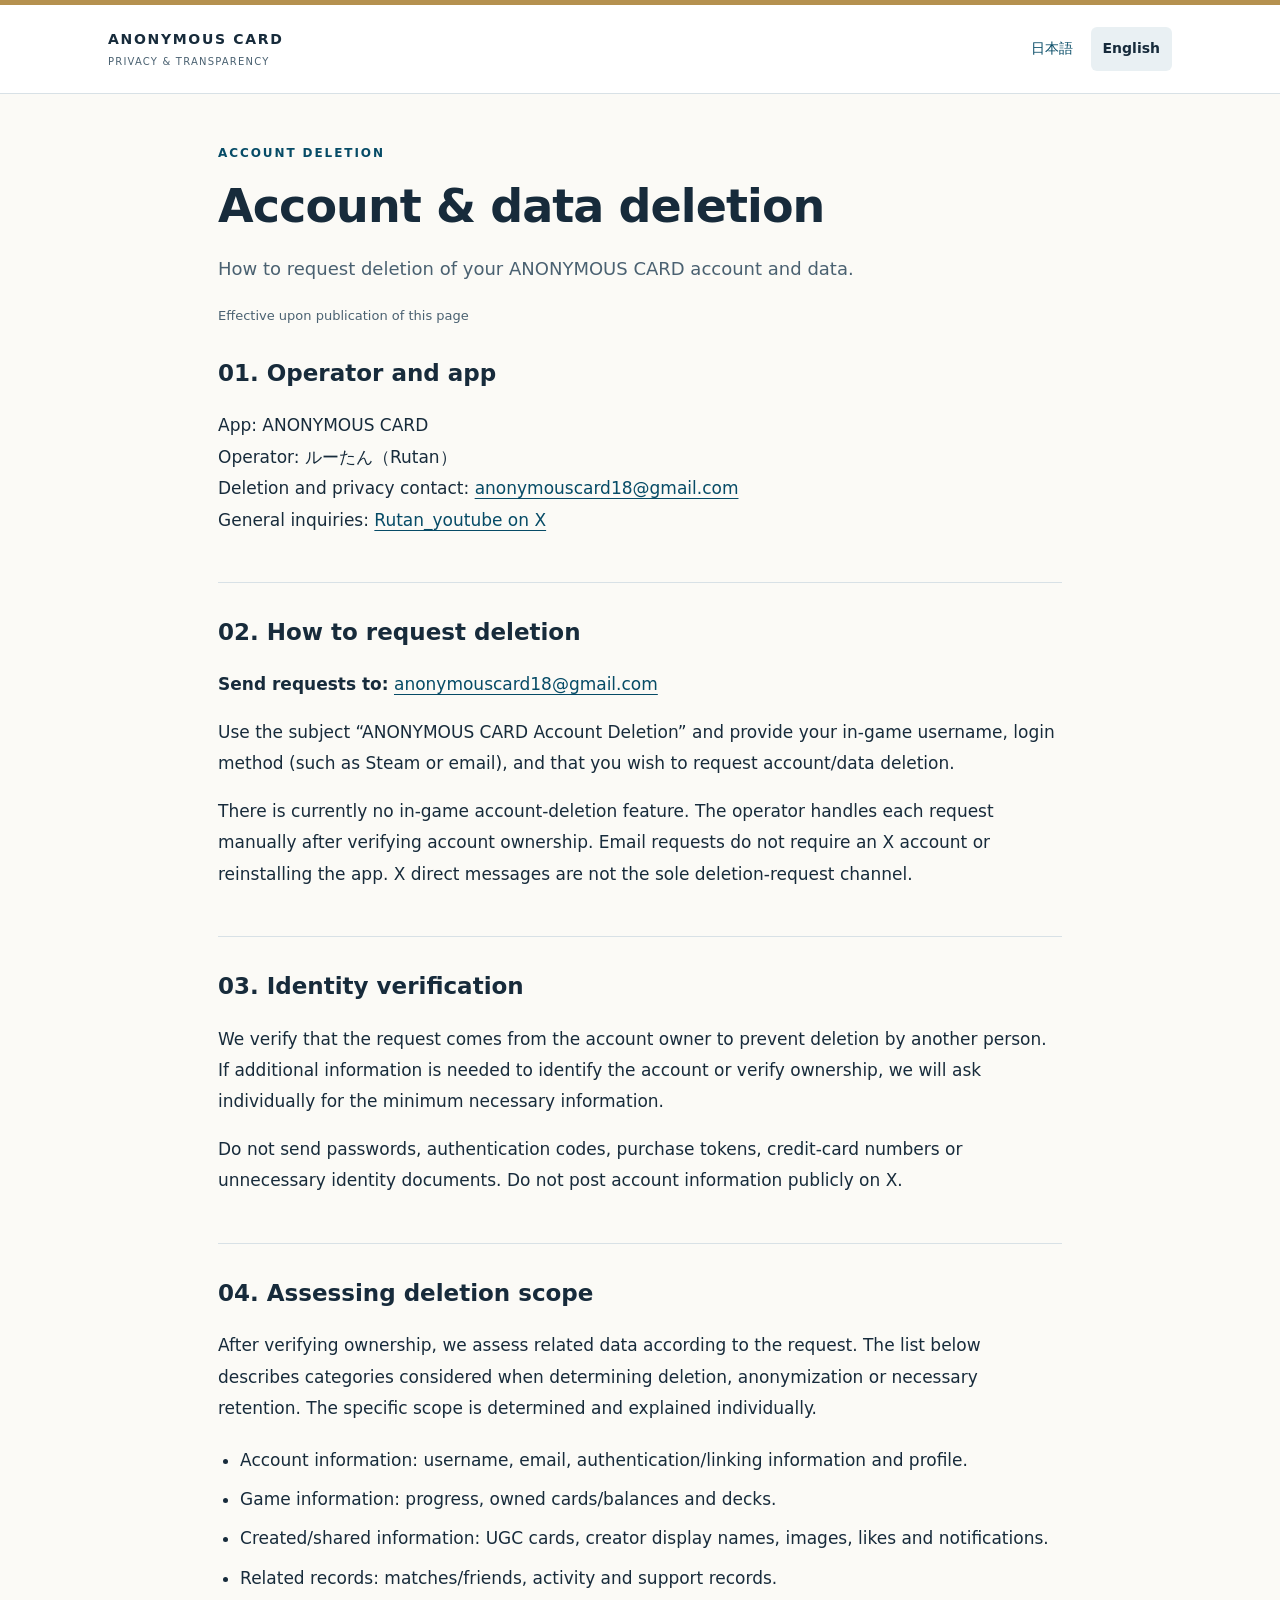
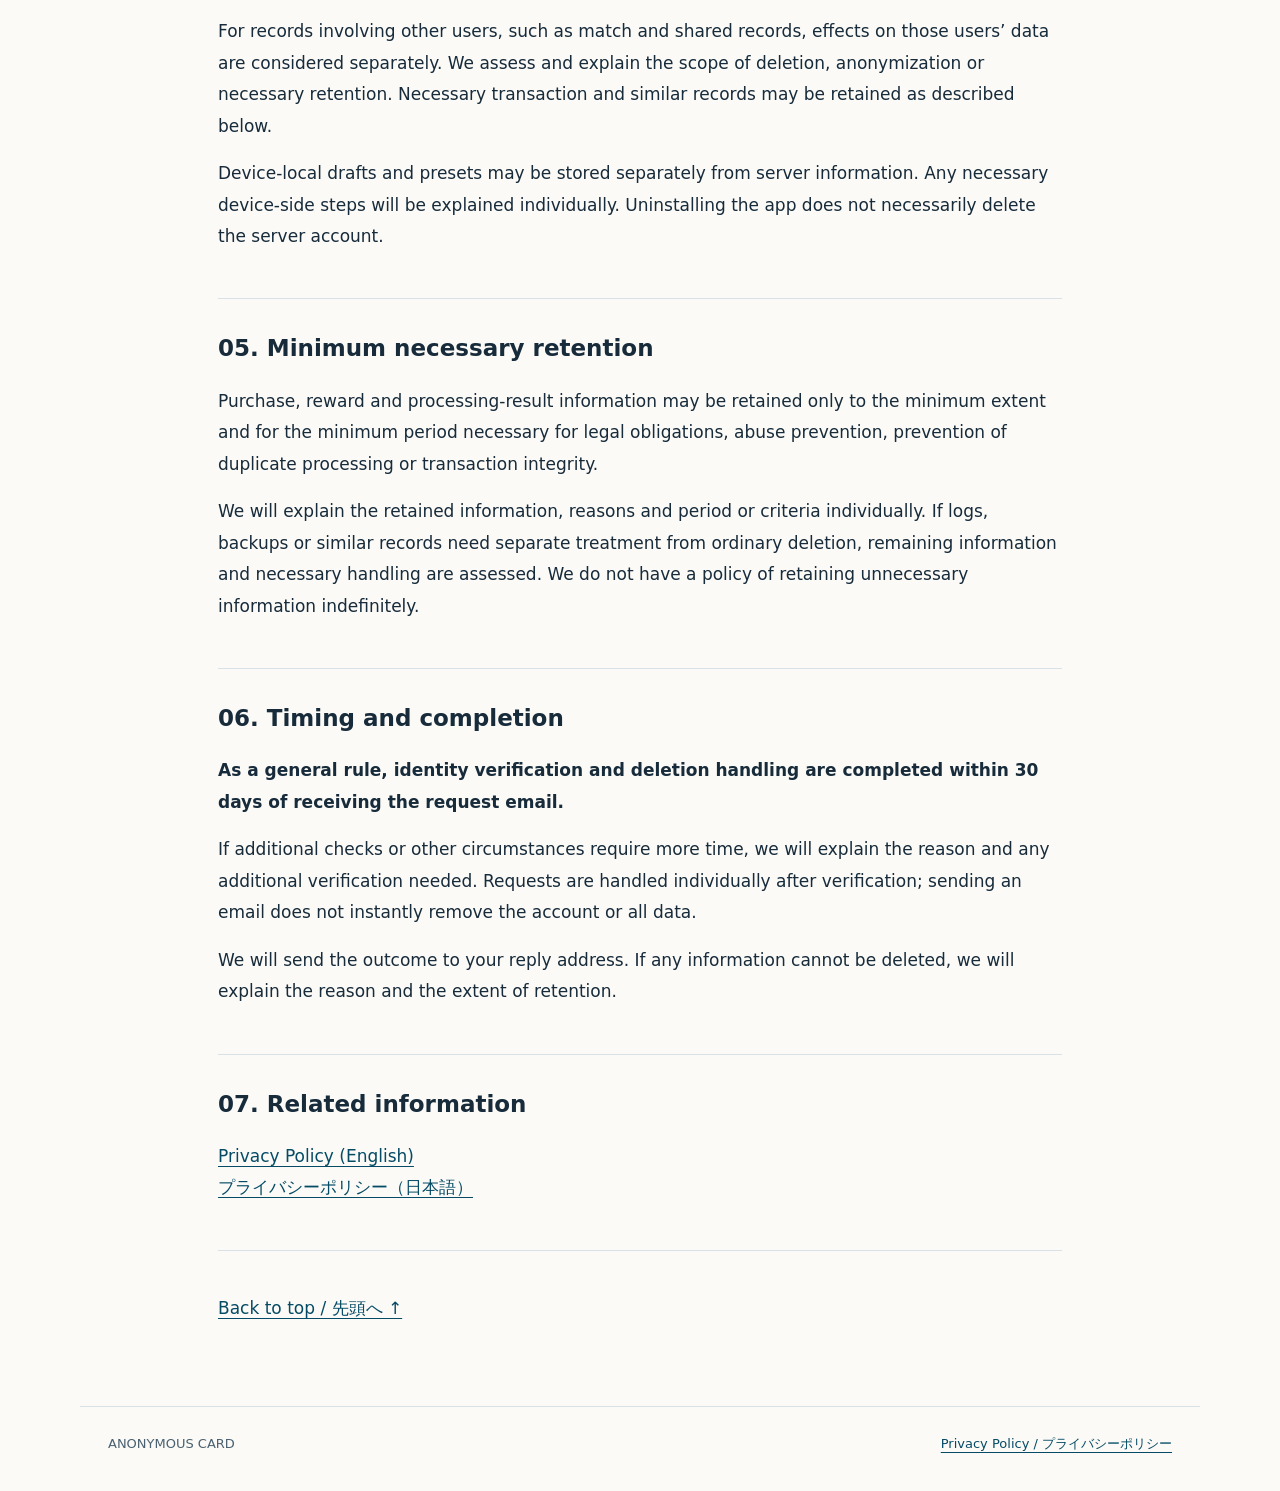
<file: account-deletion/en.html>
<!doctype html><html lang="en"><head><meta charset="utf-8"><meta name="viewport" content="width=device-width, initial-scale=1"><meta name="description" content="How to request deletion of your ANONYMOUS CARD account and data."><title>Account & data deletion | ANONYMOUS CARD</title><link rel="stylesheet" href="../assets/style.css"></head><body><a class="skip" href="#main">Skip to content / 本文へ</a><header class="masthead"><div class="topbar"><a class="brand" href="../index.html">ANONYMOUS CARD<span>PRIVACY &amp; TRANSPARENCY</span></a><nav class="lang" aria-label="Language / 言語"><a href="index.html" lang="ja">日本語</a><strong aria-current="page">English</strong></nav></div></header><main class="container" id="main" style="max-width:900px"><p class="eyebrow">Account deletion</p><h1>Account & data deletion</h1><p class="lead">How to request deletion of your ANONYMOUS CARD account and data.</p><p class="meta">Effective upon publication of this page</p><article><section><h2>01. Operator and app</h2><p>App: ANONYMOUS CARD<br>Operator: ルーたん（Rutan）<br>Deletion and privacy contact: <a href="mailto:anonymouscard18@gmail.com">anonymouscard18@gmail.com</a><br>General inquiries: <a href="https://x.com/Rutan_youtube" rel="noreferrer">Rutan_youtube on X</a></p></section><section><h2>02. How to request deletion</h2><p><strong>Send requests to:</strong> <a href="mailto:anonymouscard18@gmail.com?subject=ANONYMOUS%20CARD%20Account%20Deletion">anonymouscard18@gmail.com</a></p><p>Use the subject “ANONYMOUS CARD Account Deletion” and provide your in-game username, login method (such as Steam or email), and that you wish to request account/data deletion.</p><p>There is currently no in-game account-deletion feature. The operator handles each request manually after verifying account ownership. Email requests do not require an X account or reinstalling the app. X direct messages are not the sole deletion-request channel.</p></section><section><h2>03. Identity verification</h2><p>We verify that the request comes from the account owner to prevent deletion by another person. If additional information is needed to identify the account or verify ownership, we will ask individually for the minimum necessary information.</p><p>Do not send passwords, authentication codes, purchase tokens, credit-card numbers or unnecessary identity documents. Do not post account information publicly on X.</p></section><section><h2>04. Assessing deletion scope</h2><p>After verifying ownership, we assess related data according to the request. The list below describes categories considered when determining deletion, anonymization or necessary retention. The specific scope is determined and explained individually.</p><ul><li>Account information: username, email, authentication/linking information and profile.</li><li>Game information: progress, owned cards/balances and decks.</li><li>Created/shared information: UGC cards, creator display names, images, likes and notifications.</li><li>Related records: matches/friends, activity and support records.</li></ul><p>For records involving other users, such as match and shared records, effects on those users’ data are considered separately. We assess and explain the scope of deletion, anonymization or necessary retention. Necessary transaction and similar records may be retained as described below.</p><p>Device-local drafts and presets may be stored separately from server information. Any necessary device-side steps will be explained individually. Uninstalling the app does not necessarily delete the server account.</p></section><section><h2>05. Minimum necessary retention</h2><p>Purchase, reward and processing-result information may be retained only to the minimum extent and for the minimum period necessary for legal obligations, abuse prevention, prevention of duplicate processing or transaction integrity.</p><p>We will explain the retained information, reasons and period or criteria individually. If logs, backups or similar records need separate treatment from ordinary deletion, remaining information and necessary handling are assessed. We do not have a policy of retaining unnecessary information indefinitely.</p></section><section><h2>06. Timing and completion</h2><p><strong>As a general rule, identity verification and deletion handling are completed within 30 days of receiving the request email.</strong></p><p>If additional checks or other circumstances require more time, we will explain the reason and any additional verification needed. Requests are handled individually after verification; sending an email does not instantly remove the account or all data.</p><p>We will send the outcome to your reply address. If any information cannot be deleted, we will explain the reason and the extent of retention.</p></section><section><h2>07. Related information</h2><p><a href="../en.html">Privacy Policy (English)</a><br><a href="../ja.html" lang="ja">プライバシーポリシー（日本語）</a></p></section><a class="back" href="#main">Back to top / 先頭へ ↑</a></article></main><footer class="footer"><span>ANONYMOUS CARD</span><a href="../en.html">Privacy Policy / プライバシーポリシー</a></footer></body></html>
</file>
<file: assets/style.css>
:root{color-scheme:light;--ink:#172b3b;--muted:#4a6171;--paper:#fbfaf6;--line:#d8e1e6;--blue:#064b66;--gold:#b5914f;--warning:#653f05}*{box-sizing:border-box}html{scroll-behavior:smooth;scroll-padding-top:1.5rem}body{margin:0;background:var(--paper);color:var(--ink);font-family:system-ui,-apple-system,"Segoe UI","Noto Sans CJK JP","Yu Gothic",sans-serif;font-size:17px;line-height:1.85;overflow-wrap:anywhere}a{color:var(--blue);text-underline-offset:4px}a:hover{text-decoration-thickness:2px}a:focus-visible,summary:focus-visible{outline:3px solid #167ca0;outline-offset:5px;border-radius:3px}.skip{position:absolute;left:1rem;top:-5rem;background:#fff;padding:.8rem;z-index:9}.skip:focus{top:1rem}.masthead{border-top:5px solid var(--gold);border-bottom:1px solid var(--line);background:#fff}.topbar{max-width:1120px;margin:auto;padding:22px 28px;display:flex;align-items:center;justify-content:space-between;gap:16px}.brand{font-weight:750;letter-spacing:.12em;font-size:14px;text-decoration:none;color:var(--ink)}.brand span{display:block;letter-spacing:.12em;font-size:10px;font-weight:500;color:var(--muted)}.lang{display:flex;gap:6px;align-items:center;font-size:14px}.lang a,.lang strong{display:inline-flex;align-items:center;justify-content:center;min-height:44px;min-width:60px;padding:6px 12px;border-radius:6px}.lang strong{background:#e9f0f3}.lang a{text-decoration:none}.container{max-width:1120px;margin:0 auto;padding:48px 28px 72px}.eyebrow{text-transform:uppercase;color:var(--blue);font-size:12px;letter-spacing:.16em;font-weight:750;margin:0 0 12px}h1{font-size:clamp(28px,4.5vw,46px);line-height:1.3;letter-spacing:-.02em;margin:0 0 16px;font-weight:700}h2{font-size:23px;line-height:1.5;margin:0 0 20px}h3{font-size:18px;margin:24px 0 8px}p{margin:0 0 16px}.lead{max-width:760px;font-size:18px;color:var(--muted)}.meta{font-size:13px;color:var(--muted);margin:18px 0 28px}.draft{padding:20px 23px;background:#fff4dc;border:1px solid #d8bc7e;border-left:4px solid #b48123;border-radius:6px;color:var(--warning);margin:28px 0 36px;font-size:15px}.draft strong{display:block}.draft p:last-child{margin-bottom:0}.layout{display:grid;grid-template-columns:230px minmax(0,1fr);gap:54px;align-items:start}.contents{border-top:2px solid var(--gold);padding-top:17px}.contents summary{font-weight:700;font-size:15px;cursor:pointer;min-height:44px}.contents ol{padding-left:23px;margin:8px 0;font-size:14px;line-height:1.6}.contents li{padding:6px 0}.contents a{text-decoration:none;color:var(--muted)}article{min-width:0}section{padding:0 0 30px;margin:0 0 32px;border-bottom:1px solid var(--line)}section:last-child{border-bottom:0}ul{padding-left:1.3em;margin:0 0 18px}li{padding:4px 0}.pending{border:1px dashed #b9924a;background:#fff9ec;padding:14px 18px;border-radius:5px;font-size:15px;color:var(--warning);margin-top:18px}.pending:before{content:""}.pill{display:inline-block;background:#edf2f4;color:#3c5668;padding:3px 10px;border-radius:20px;font-size:12px;font-weight:700;letter-spacing:.02em;margin:0 0 14px}.cards{display:grid;grid-template-columns:1fr 1fr;gap:24px;margin:36px 0}.card{display:block;border:1px solid var(--line);border-top:3px solid var(--gold);border-radius:8px;padding:28px;background:#fff;text-decoration:none;color:var(--ink)}.card h2{margin-bottom:6px}.card p{color:var(--muted);font-size:15px;margin-bottom:20px}.card .cta{color:var(--blue);font-size:15px;font-weight:700}.footer{border-top:1px solid var(--line);padding:25px 28px 35px;font-size:13px;color:var(--muted);max-width:1120px;margin:auto;display:flex;justify-content:space-between;gap:15px}.back{display:inline-block;min-height:44px;padding:10px 0}.notice{font-size:15px;color:var(--muted);max-width:800px}.facts{display:grid;grid-template-columns:1fr 1fr;gap:18px;margin:25px 0}.fact{padding:18px;border:1px solid var(--line);border-radius:5px;font-size:15px;background:#fff}.fact strong{display:block;color:var(--blue)}@media(max-width:760px){.topbar{padding:16px 20px;gap:10px}.brand{font-size:12px;letter-spacing:.08em}.brand span{font-size:9px}.lang a,.lang strong{min-width:50px;padding:6px 9px}.container{padding:32px 20px 40px}.layout{grid-template-columns:1fr;gap:30px}.contents{padding-bottom:18px;border-bottom:1px solid var(--line)}.contents ol{columns:2;column-gap:26px}.contents li{break-inside:avoid}.cards,.facts{grid-template-columns:1fr;gap:16px}.draft{padding:16px 18px;margin:24px 0 28px}section{margin-bottom:27px;padding-bottom:24px}h2{font-size:21px}.footer{padding:24px 20px;display:block}.footer span{display:block;margin-top:6px}}@media(max-width:380px){.topbar{flex-wrap:wrap}.contents ol{columns:1}}@media(prefers-reduced-motion:reduce){html{scroll-behavior:auto}}@media print{body{background:white;font-size:11pt;color:black}.masthead,.contents,.footer,.skip{display:none}.container{padding:0;max-width:none}.layout{display:block}section{break-inside:avoid}.draft,.pending{border:1px solid #777;background:white;color:black}h1{font-size:26pt}h2{font-size:16pt}a{color:black}}
</file>
